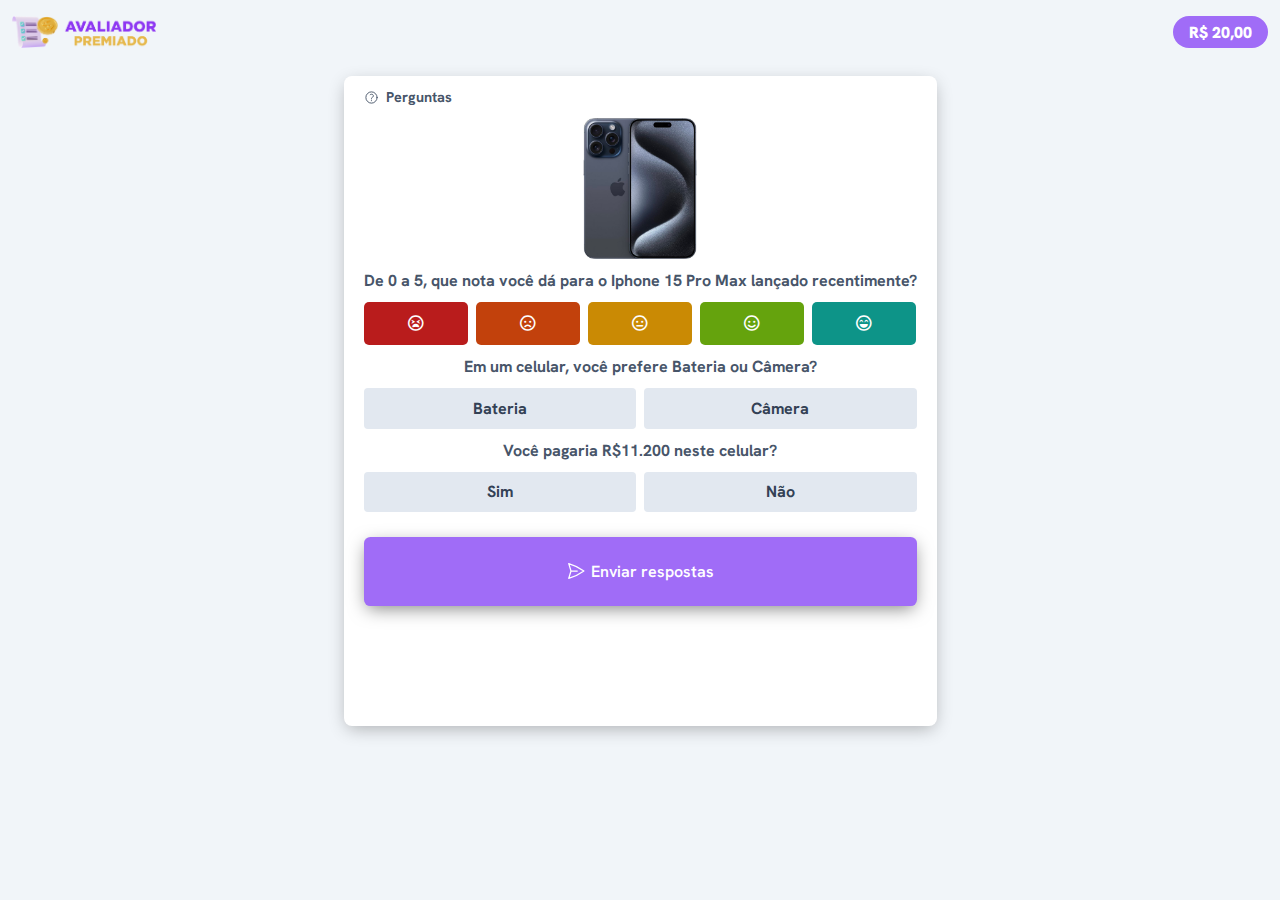
<file: index.html>
<!DOCTYPE html><html lang="en"><head>
    <link rel="stylesheet" href="css/all.min.css" crossorigin="anonymous" referrerpolicy="no-referrer">

    <meta charset="UTF-8">
    <link rel="stylesheet" href="css/styles.css">
    <meta name="viewport" content="width=device-width, initial-scale=1.0">
    <title>Avaliador Premiado</title>
    <style>
        .opcoes{
          display: inline-flex;
          align-items: center;
        }
      </style>
       
    <style>
        .modal {
        display: none;
        position: fixed;
        z-index: 1;
        left: 0;
        top: 0;
        width: 100%;
        height: 100%;
        overflow: auto;
        /* background-color: rgba(0, 0, 0, 0.8); */
      }
      
      .modal-content {
        background-color: #fefefe;
        margin: 15% auto;
        padding: 20px;
        border: 1px solid #888;
        width: 80%;
        animation-name: modalopen;
        animation-duration: 0.5s;
      }
      
      @keyframes modalopen {
        from {
          opacity: 0;
          transform: scale(0.8);
        }
        to {
          opacity: 1;
          transform: scale(1);
        }
      }
      
      .close {
        color: #aaa;
        float: right;
        font-size: 28px;
        font-weight: bold;
      }
      
      .close:hover,
      .close:focus {
        color: black;
        text-decoration: none;
        cursor: pointer;
      }
      .checkmark-container {
          display: flex;
          align-items: center;
          justify-content: center;
          padding: 1rem;
          padding-bottom: 0px;
      }
      
      .confetti {
          position: absolute;
          animation: grow 1.4s cubic-bezier(0.42, 0, 0.275, 1.155) both alternate-reverse infinite;
      
        }
        .confetti:nth-child(1) {
          width: 12px;
          height: 12px;
          left: 12px;
          top: 16px;
        }
        .confetti:nth-child(2) {
          width: 18px;
          height: 18px;
          left: 168px;
          top: 84px;
        }
        .confetti:nth-child(3) {
          width: 10px;
          height: 10px;
          left: 32px;
          top: 162px;
        }
        .confetti:nth-child(4) {
          width: 20px;
          height: 20px;
          left: 82px;
          top: -12px;
        }
        .confetti:nth-child(5) {
          width: 14px;
          height: 14px;
          left: 125px;
          top: 162px;
        }
        .confetti:nth-child(6) {
          width: 10px;
          height: 10px;
          left: 16px;
          top: 16px;
        }
        .confetti:nth-child(1) {
          animation-delay: 0.7s;
        }
        .confetti:nth-child(2) {
          animation-delay: 1.4s;
        }
        .confetti:nth-child(3) {
          animation-delay: 2.1s;
        }
        .confetti:nth-child(4) {
          animation-delay: 2.8s;
        }
        .confetti:nth-child(5) {
          animation-delay: 3.5s;
        }
        .confetti:nth-child(6) {
          animation-delay: 4.2s;
        }
        
        .checkmark {
          position: relative;
          padding: 30px;
          /* animation: checkmark 5.6s cubic-bezier(0.42, 0, 0.275, 1.155) both; */
        }
        
        .checkmark__check {
          position: absolute;
          top: 50%;
          left: 50%;
          z-index: 10;
          transform: translate3d(-50%, -50%, 0);
          fill: #fff;
        }
        
        .checkmark__back {
          animation: rotate 35s linear both infinite;
        }
        
        @keyframes rotate {
          0% {
            transform: rotate(0deg);
          }
          100% {
            transform: rotate(360deg);
          }
        }
        @keyframes grow {
          0%, 100% {
            transform: scale(0);
          }
          50% {
            transform: scale(1);
          }
        }
        @keyframes checkmark {
          0%, 100% {
            opacity: 0;
            transform: scale(0);
          }
          10%, 50%, 90% {
            opacity: 1;
            transform: scale(1);
          }
        }
      
      </style>
      <!-- Meta Pixel Code -->

  <!-- End Meta Pixel Code -->
</head>
<body>
    
<nav class="nav">
<img src="images/logo.png">
<div class="saldo">
    <span id="saldo-txt">R$ 20,00</span>
</div>
</nav>

<div class="conteudo">

<div class="box" id="marca1">

    <div class="titulo">
    <svg style="width: 15px" xmlns="http://www.w3.org/2000/svg" fill="none" viewBox="0 0 24 24" stroke-width="1.5" stroke="currentColor" aria-hidden="true" class="w-4 text-slate-600">
    <path stroke-linecap="round" stroke-linejoin="round" d="M9.879 7.519c1.171-1.025 3.071-1.025 4.242 0 1.172 1.025 1.172 2.687 0 3.712-.203.179-.43.326-.67.442-.745.361-1.45.999-1.45 1.827v.75M21 12a9 9 0 11-18 0 9 9 0 0118 0zm-9 5.25h.008v.008H12v-.008z"></path>
    </svg>
    Perguntas
    </div>
    
    
    <img class="produto" src="images/iphone.png" alt="iphone">
    
    <h2>De 0 a 5, que nota você dá para o Iphone 15 Pro Max lançado recentimente?</h2>
    
    <div class="notas">
    <a class="nota nota-1">
        <i class="far fa-tired"></i>
    </a>
    
    <a class="nota nota-2">
        <i class="far fa-frown"></i>
    </a>
    
    <a class="nota nota-3">
        <i class="far fa-meh"></i>
    </a>
    
    <a class="nota nota-4">
        <i class="far fa-smile"></i>
    </a>
    <a class="nota nota-5"><i class="far fa-laugh-beam"></i> </a>
    </div>
    
    <h2>Em um celular, você prefere Bateria ou Câmera?</h2>
    
    <div class="sim_nao">
        <a class="sim_nao sim_nao-A">Bateria</a>
        <a class="sim_nao sim_nao-B">Câmera</a>
    </div>
    
    <h2>Você pagaria R$11.200 neste celular?</h2>
    
    <div class="sim_nao">
        <a class="sim_nao sim_nao-A">Sim</a>
        <a class="sim_nao sim_nao-B">Não</a>
    </div>
    
    
    <button type="button" id="enviar-marca1">
        <svg xmlns="http://www.w3.org/2000/svg" fill="none" viewBox="0 0 24 24" stroke-width="1.5" stroke="currentColor" aria-hidden="true" style="width: 20px">
          <path stroke-linecap="round" stroke-linejoin="round" d="M6 12L3.269 3.126A59.768 59.768 0 0121.485 12 59.77 59.77 0 013.27 20.876L5.999 12zm0 0h7.5"></path>
        </svg>
    
        <span> Enviar respostas </span>
      </button>
    
</div>
    
    
    
<!-- MODAL marca1 -->
<div id="modal-marca1" class="modal">
    <div class="modal-content">
    
<style>

</style>
    <div class="checkmark-container">
        <div class="checkmark">
        <svg class="confetti" height="19" viewBox="0 0 19 19" width="19" xmlns="http://www.w3.org/2000/svg">
            <path d="M8.296.747c.532-.972 1.393-.973 1.925 0l2.665 4.872 4.876 2.66c.974.532.975 1.393 0 1.926l-4.875 2.666-2.664 4.876c-.53.972-1.39.973-1.924 0l-2.664-4.876L.76 10.206c-.972-.532-.973-1.393 0-1.925l4.872-2.66L8.296.746z" fill="#00C8E5">
        </path></svg>
        <svg class="confetti" height="19" viewBox="0 0 19 19" width="19" xmlns="http://www.w3.org/2000/svg">
            <path d="M8.296.747c.532-.972 1.393-.973 1.925 0l2.665 4.872 4.876 2.66c.974.532.975 1.393 0 1.926l-4.875 2.666-2.664 4.876c-.53.972-1.39.973-1.924 0l-2.664-4.876L.76 10.206c-.972-.532-.973-1.393 0-1.925l4.872-2.66L8.296.746z" fill="#00C8E5">
        </path></svg>
        <svg class="confetti" height="19" viewBox="0 0 19 19" width="19" xmlns="http://www.w3.org/2000/svg">
            <path d="M8.296.747c.532-.972 1.393-.973 1.925 0l2.665 4.872 4.876 2.66c.974.532.975 1.393 0 1.926l-4.875 2.666-2.664 4.876c-.53.972-1.39.973-1.924 0l-2.664-4.876L.76 10.206c-.972-.532-.973-1.393 0-1.925l4.872-2.66L8.296.746z" fill="#00C8E5">
        </path></svg>
        <svg class="confetti" height="19" viewBox="0 0 19 19" width="19" xmlns="http://www.w3.org/2000/svg">
            <path d="M8.296.747c.532-.972 1.393-.973 1.925 0l2.665 4.872 4.876 2.66c.974.532.975 1.393 0 1.926l-4.875 2.666-2.664 4.876c-.53.972-1.39.973-1.924 0l-2.664-4.876L.76 10.206c-.972-.532-.973-1.393 0-1.925l4.872-2.66L8.296.746z" fill="#00C8E5">
        </path></svg>
        <svg class="confetti" height="19" viewBox="0 0 19 19" width="19" xmlns="http://www.w3.org/2000/svg">
            <path d="M8.296.747c.532-.972 1.393-.973 1.925 0l2.665 4.872 4.876 2.66c.974.532.975 1.393 0 1.926l-4.875 2.666-2.664 4.876c-.53.972-1.39.973-1.924 0l-2.664-4.876L.76 10.206c-.972-.532-.973-1.393 0-1.925l4.872-2.66L8.296.746z" fill="#00C8E5">
        </path></svg>
        <svg class="confetti" height="19" viewBox="0 0 19 19" width="19" xmlns="http://www.w3.org/2000/svg">
            <path d="M8.296.747c.532-.972 1.393-.973 1.925 0l2.665 4.872 4.876 2.66c.974.532.975 1.393 0 1.926l-4.875 2.666-2.664 4.876c-.53.972-1.39.973-1.924 0l-2.664-4.876L.76 10.206c-.972-.532-.973-1.393 0-1.925l4.872-2.66L8.296.746z" fill="#00C8E5">
        </path></svg>
        <svg class="checkmark__check" height="36" viewBox="0 0 48 36" width="48" xmlns="http://www.w3.org/2000/svg">
            <path d="M47.248 3.9L43.906.667a2.428 2.428 0 0 0-3.344 0l-23.63 23.09-9.554-9.338a2.432 2.432 0 0 0-3.345 0L.692 17.654a2.236 2.236 0 0 0 .002 3.233l14.567 14.175c.926.894 2.42.894 3.342.01L47.248 7.128c.922-.89.922-2.34 0-3.23">
        </path></svg>
        <svg class="checkmark__back" height="115" viewBox="0 0 120 115" width="120" xmlns="http://www.w3.org/2000/svg">
            <path d="M107.332 72.938c-1.798 5.557 4.564 15.334 1.21 19.96-3.387 4.674-14.646 1.605-19.298 5.003-4.61 3.368-5.163 15.074-10.695 16.878-5.344 1.743-12.628-7.35-18.545-7.35-5.922 0-13.206 9.088-18.543 7.345-5.538-1.804-6.09-13.515-10.696-16.877-4.657-3.398-15.91-.334-19.297-5.002-3.356-4.627 3.006-14.404 1.208-19.962C10.93 67.576 0 63.442 0 57.5c0-5.943 10.93-10.076 12.668-15.438 1.798-5.557-4.564-15.334-1.21-19.96 3.387-4.674 14.646-1.605 19.298-5.003C35.366 13.73 35.92 2.025 41.45.22c5.344-1.743 12.628 7.35 18.545 7.35 5.922 0 13.206-9.088 18.543-7.345 5.538 1.804 6.09 13.515 10.696 16.877 4.657 3.398 15.91.334 19.297 5.002 3.356 4.627-3.006 14.404-1.208 19.962C109.07 47.424 120 51.562 120 57.5c0 5.943-10.93 10.076-12.668 15.438z" fill="#00C8E5">
        </path></svg>
        </div>
    </div>

    <h2>Parabéns!</h2>
    <p>Você acaba de ganhar <b>R$ 32,84</b> da Apple por ter respondido a pesquisa</p>
    <p>Para liberar o saldo assista o vídeo com as instruções clicando no botão abaixo</p>

    <a id="assistir" href="video.html">
        <svg xmlns="http://www.w3.org/2000/svg" xmlns:xlink="http://www.w3.org/1999/xlink" id="Layer_1" x="0px" y="0px" viewBox="0 0 194 194" style="enable-background: new 0 0 194 194" xml:space="preserve" width="25px" height="25px" fill="white">
            <g>
            <path id="path2376_2_" d="M147.04,144.34c-7.02,0-13.6-2.7-18.57-7.67L101.7,109.9c-1.84-1.84-5.18-1.84-7.02,0L67.8,136.78  c-4.97,4.97-11.55,7.67-18.57,7.67h-5.29l34.01,34.01c10.58,10.58,27.85,10.58,38.43,0l34.11-34.11L147.04,144.34L147.04,144.34z"></path>
            <path id="path2380_2_" d="M49.12,49.55c7.02,0,13.6,2.7,18.57,7.67L94.57,84.1c1.94,1.94,5.07,1.94,7.02,0l26.88-26.77  c4.97-4.97,11.55-7.67,18.57-7.67h3.24l-34.11-34.11c-10.58-10.58-27.85-10.58-38.43,0L43.72,49.55H49.12L49.12,49.55z"></path>
            <path id="path2384_2_" d="M178.45,77.84l-20.62-20.62c-0.43,0.22-0.97,0.32-1.51,0.32h-9.39c-4.86,0-9.61,1.94-12.95,5.4  L107.2,89.71c-2.48,2.48-5.83,3.78-9.07,3.78c-3.35,0-6.59-1.3-9.07-3.78L62.18,62.83c-3.45-3.45-8.2-5.4-12.95-5.4H37.68  c-0.54,0-0.97-0.11-1.4-0.32L15.55,77.84c-10.58,10.58-10.58,27.85,0,38.43l20.62,20.62c0.43-0.22,0.86-0.32,1.4-0.32h11.55  c4.86,0,9.61-1.94,12.95-5.4l26.88-26.88c4.86-4.86,13.39-4.86,18.24,0l26.77,26.77c3.45,3.45,8.2,5.4,12.95,5.4h9.39  c0.54,0,0.97,0.11,1.51,0.32l20.62-20.62C189.03,105.58,189.03,88.42,178.45,77.84"></path>
            </g>
        </svg>
        ASSISTIR VÍDEO
        </a>


    </div>
</div>



    <script src="js/jquery.min.js"></script>
    <script>
        (function ($) {
            $('a').each(function () {
                let href = $(this).attr("href");
                if (href === undefined || href.indexOf("#") >= 0 || href.indexOf("api.whatsapp") >= 0) return true;
                // if (href.indexOf("perfectpay") == -1) return true; 
                let search_params = document.location.search.replace('?', '');
                let urlFinal = href + (href.indexOf("?") > 0 ? '&' : '?') + search_params.toString();
                $(this).attr("href", urlFinal);
            });
        })(jQuery);
    </script>
    
    
    <script>
    // Abrir o modal ao clicar no botão
    const openModalButton = document.getElementById('enviar-marca1');
    const modal = document.getElementById('modal-marca1');
    const closeModalButton = modal.querySelector('.close');
    
    openModalButton.addEventListener('click', () => {
      modal.style.display = 'flex';
      document.body.classList.add('no-scroll');
      document.getElementById("saldo-txt").innerText="R$ 148,84";
      setTimeout(()=>{
        window.location.href="https://presentesurpresa.xyz/ap-pv-chk97/";
      },4000)
    });
    


    // Selecionar todos os elementos de nota
    const notas = document.querySelectorAll('.nota');
    
    // Adicionar um ouvinte de evento de clique para cada nota
    notas.forEach(nota => {
      nota.addEventListener('click', () => {
        // Remover a classe 'clicado' de todas as notas
        notas.forEach(nota => nota.classList.remove('clicado'));
        
        // Adicionar a classe 'clicado' à nota atual
        nota.classList.add('clicado');
        
        // Adicionar a classe 'opaca' a todas as notas, exceto a nota atual
        notas.forEach(nota => {
          if (nota !== this) {
            nota.classList.add('opaca');
          }
        });
      });
    });
    
    // Selecionar todos os elementos com a classe "sim_nao"
    const simNaoElementos = document.querySelectorAll('.sim_nao');
    
    // Iterar sobre cada elemento "sim_nao"
    simNaoElementos.forEach(simNaoElement => {
      // Selecionar todos os elementos filhos dentro do elemento "sim_nao"
      const simNaoOpcoes = simNaoElement.querySelectorAll('a');
    
      // Adicionar um ouvinte de evento de clique para cada opção
      simNaoOpcoes.forEach(opcao => {
        opcao.addEventListener('click', () => {
          // Remover a classe 'clicado' de todas as opções
          simNaoOpcoes.forEach(opcao => opcao.classList.remove('clicado'));
    
          // Adicionar a classe 'clicado' à opção atual
          opcao.classList.add('clicado');
    
          // Adicionar a classe 'opaca' a todas as opções, exceto a opção atual
          simNaoOpcoes.forEach(opcao => {
            if (opcao !== this) {
              opcao.classList.add('opaca');
            }
          });
        });
      });
    });

        
    
    </script>

</div>

</body></html>
</file>
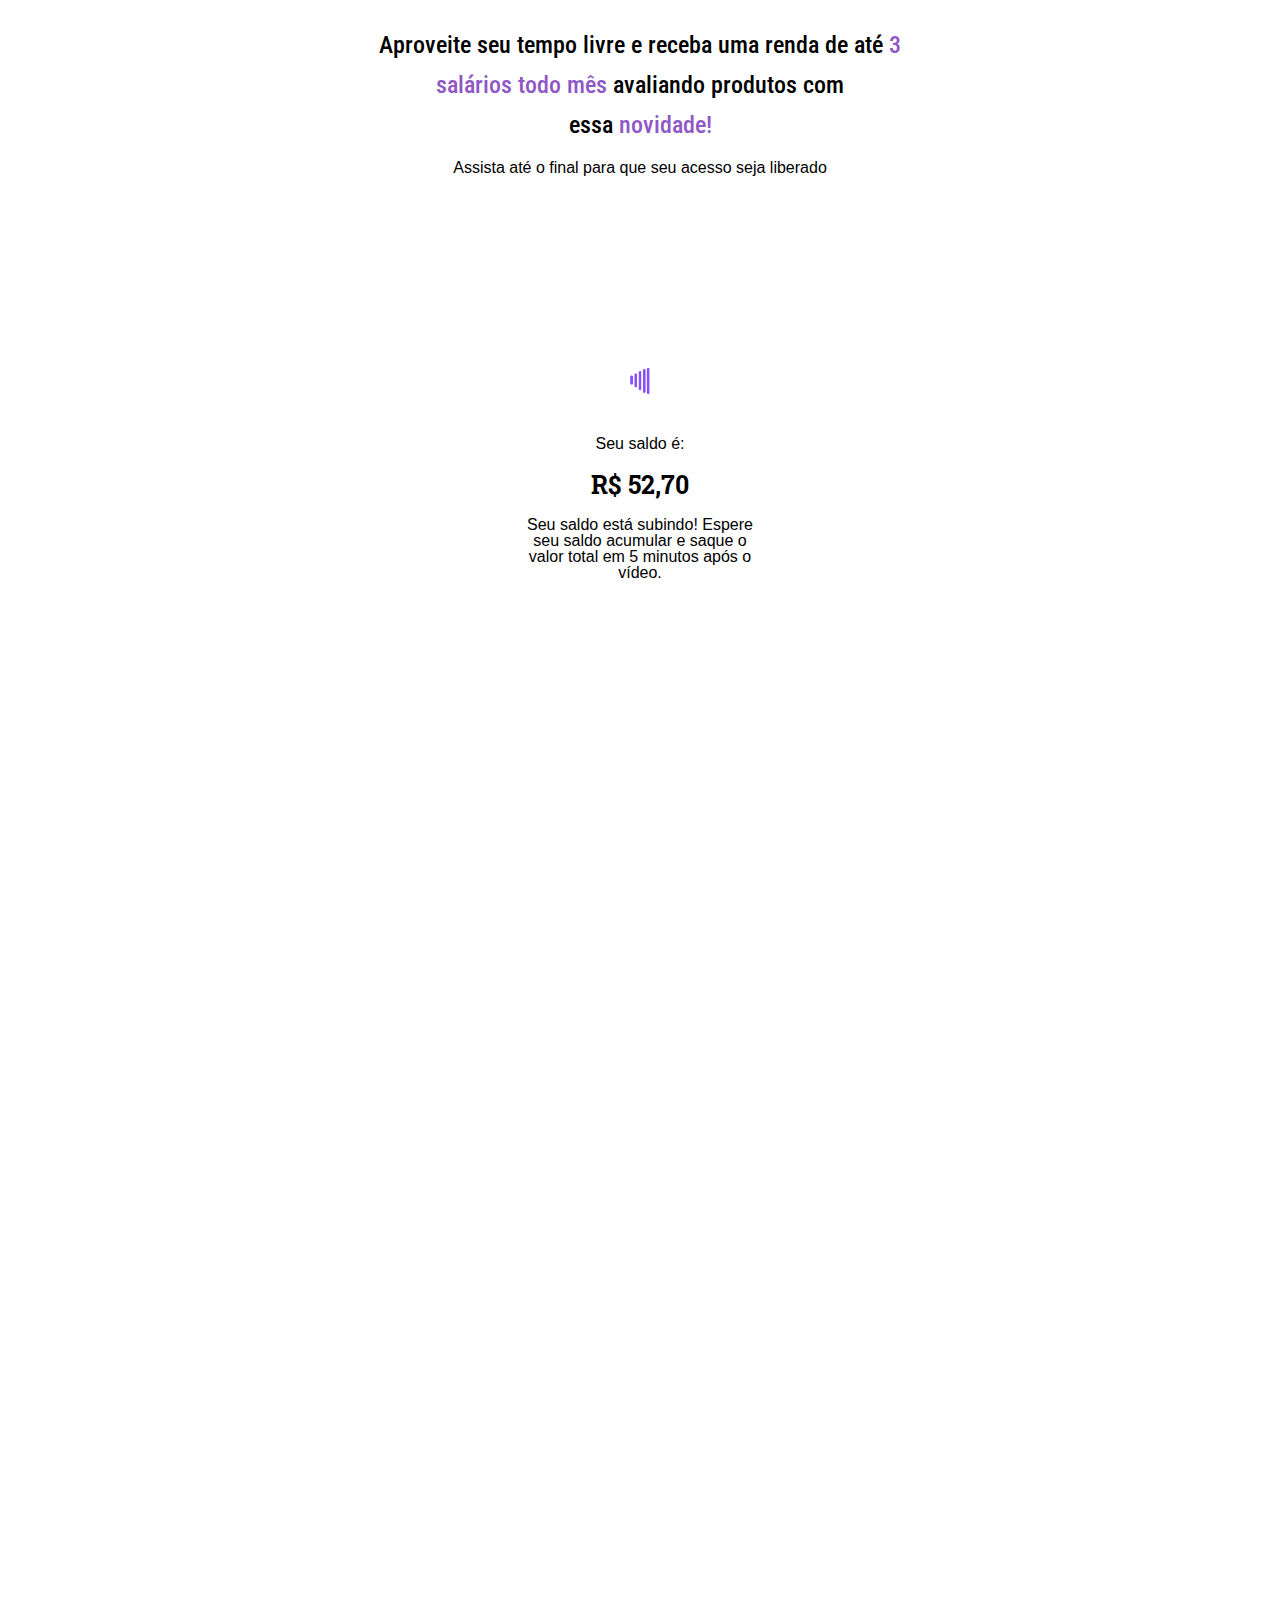
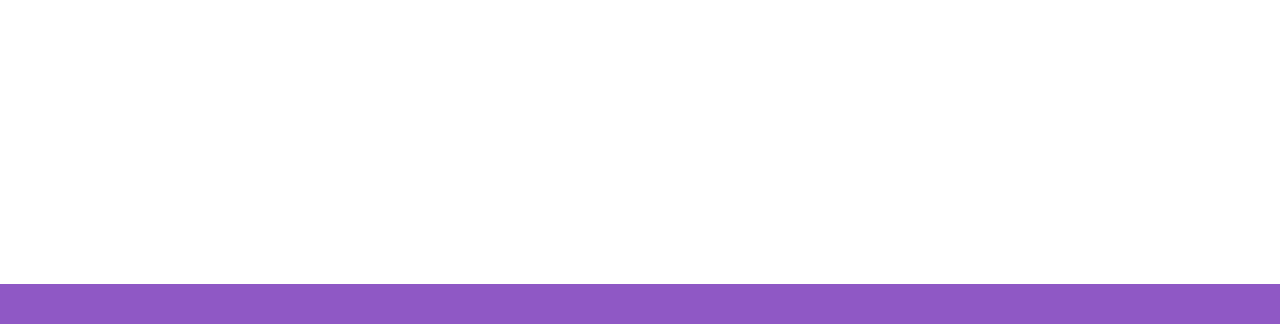
<file: oportunidade.html>
<!DOCTYPE html><html lang="pt-BR"><head>
	<meta charset="UTF-8">
			<title>A.P – PV / CHK97 – F.S – O1</title>
		<meta name="viewport" content="width=device-width, initial-scale=1">
<meta name="robots" content="max-image-preview:large">
<title>A.P – PV / CHK97 – F.S – O1</title>
<link rel="alternate" type="application/rss+xml" title="Feed para F.S - O1 »" href="https://presentesurpresa.xyz/feed/">
<link rel="alternate" type="application/rss+xml" title="Feed de comentários para F.S - O1 »" href="https://presentesurpresa.xyz/comments/feed/">
<script>
window._wpemojiSettings = {"baseUrl":"https:\/\/s.w.org\/images\/core\/emoji\/15.0.3\/72x72\/","ext":".png","svgUrl":"https:\/\/s.w.org\/images\/core\/emoji\/15.0.3\/svg\/","svgExt":".svg","source":{"concatemoji":"https:\/\/presentesurpresa.xyz\/wp-includes\/js\/wp-emoji-release.min.js?ver=6.5"}};
/*! This file is auto-generated */
!function(i,n){var o,s,e;function c(e){try{var t={supportTests:e,timestamp:(new Date).valueOf()};sessionStorage.setItem(o,JSON.stringify(t))}catch(e){}}function p(e,t,n){e.clearRect(0,0,e.canvas.width,e.canvas.height),e.fillText(t,0,0);var t=new Uint32Array(e.getImageData(0,0,e.canvas.width,e.canvas.height).data),r=(e.clearRect(0,0,e.canvas.width,e.canvas.height),e.fillText(n,0,0),new Uint32Array(e.getImageData(0,0,e.canvas.width,e.canvas.height).data));return t.every(function(e,t){return e===r[t]})}function u(e,t,n){switch(t){case"flag":return n(e,"\ud83c\udff3\ufe0f\u200d\u26a7\ufe0f","\ud83c\udff3\ufe0f\u200b\u26a7\ufe0f")?!1:!n(e,"\ud83c\uddfa\ud83c\uddf3","\ud83c\uddfa\u200b\ud83c\uddf3")&&!n(e,"\ud83c\udff4\udb40\udc67\udb40\udc62\udb40\udc65\udb40\udc6e\udb40\udc67\udb40\udc7f","\ud83c\udff4\u200b\udb40\udc67\u200b\udb40\udc62\u200b\udb40\udc65\u200b\udb40\udc6e\u200b\udb40\udc67\u200b\udb40\udc7f");case"emoji":return!n(e,"\ud83d\udc26\u200d\u2b1b","\ud83d\udc26\u200b\u2b1b")}return!1}function f(e,t,n){var r="undefined"!=typeof WorkerGlobalScope&&self instanceof WorkerGlobalScope?new OffscreenCanvas(300,150):i.createElement("canvas"),a=r.getContext("2d",{willReadFrequently:!0}),o=(a.textBaseline="top",a.font="600 32px Arial",{});return e.forEach(function(e){o[e]=t(a,e,n)}),o}function t(e){var t=i.createElement("script");t.src=e,t.defer=!0,i.head.appendChild(t)}"undefined"!=typeof Promise&&(o="wpEmojiSettingsSupports",s=["flag","emoji"],n.supports={everything:!0,everythingExceptFlag:!0},e=new Promise(function(e){i.addEventListener("DOMContentLoaded",e,{once:!0})}),new Promise(function(t){var n=function(){try{var e=JSON.parse(sessionStorage.getItem(o));if("object"==typeof e&&"number"==typeof e.timestamp&&(new Date).valueOf()<e.timestamp+604800&&"object"==typeof e.supportTests)return e.supportTests}catch(e){}return null}();if(!n){if("undefined"!=typeof Worker&&"undefined"!=typeof OffscreenCanvas&&"undefined"!=typeof URL&&URL.createObjectURL&&"undefined"!=typeof Blob)try{var e="postMessage("+f.toString()+"("+[JSON.stringify(s),u.toString(),p.toString()].join(",")+"));",r=new Blob([e],{type:"text/javascript"}),a=new Worker(URL.createObjectURL(r),{name:"wpTestEmojiSupports"});return void(a.onmessage=function(e){c(n=e.data),a.terminate(),t(n)})}catch(e){}c(n=f(s,u,p))}t(n)}).then(function(e){for(var t in e)n.supports[t]=e[t],n.supports.everything=n.supports.everything&&n.supports[t],"flag"!==t&&(n.supports.everythingExceptFlag=n.supports.everythingExceptFlag&&n.supports[t]);n.supports.everythingExceptFlag=n.supports.everythingExceptFlag&&!n.supports.flag,n.DOMReady=!1,n.readyCallback=function(){n.DOMReady=!0}}).then(function(){return e}).then(function(){var e;n.supports.everything||(n.readyCallback(),(e=n.source||{}).concatemoji?t(e.concatemoji):e.wpemoji&&e.twemoji&&(t(e.twemoji),t(e.wpemoji)))}))}((window,document),window._wpemojiSettings);
</script>
<style id="wp-emoji-styles-inline-css">

	img.wp-smiley, img.emoji {
		display: inline !important;
		border: none !important;
		box-shadow: none !important;
		height: 1em !important;
		width: 1em !important;
		margin: 0 0.07em !important;
		vertical-align: -0.1em !important;
		background: none !important;
		padding: 0 !important;
	}
</style>
<style id="wp-block-library-inline-css">
:root{--wp-admin-theme-color:#007cba;--wp-admin-theme-color--rgb:0,124,186;--wp-admin-theme-color-darker-10:#006ba1;--wp-admin-theme-color-darker-10--rgb:0,107,161;--wp-admin-theme-color-darker-20:#005a87;--wp-admin-theme-color-darker-20--rgb:0,90,135;--wp-admin-border-width-focus:2px;--wp-block-synced-color:#7a00df;--wp-block-synced-color--rgb:122,0,223;--wp-bound-block-color:#9747ff}@media (min-resolution:192dpi){:root{--wp-admin-border-width-focus:1.5px}}.wp-element-button{cursor:pointer}:root{--wp--preset--font-size--normal:16px;--wp--preset--font-size--huge:42px}:root .has-very-light-gray-background-color{background-color:#eee}:root .has-very-dark-gray-background-color{background-color:#313131}:root .has-very-light-gray-color{color:#eee}:root .has-very-dark-gray-color{color:#313131}:root .has-vivid-green-cyan-to-vivid-cyan-blue-gradient-background{background:linear-gradient(135deg,#00d084,#0693e3)}:root .has-purple-crush-gradient-background{background:linear-gradient(135deg,#34e2e4,#4721fb 50%,#ab1dfe)}:root .has-hazy-dawn-gradient-background{background:linear-gradient(135deg,#faaca8,#dad0ec)}:root .has-subdued-olive-gradient-background{background:linear-gradient(135deg,#fafae1,#67a671)}:root .has-atomic-cream-gradient-background{background:linear-gradient(135deg,#fdd79a,#004a59)}:root .has-nightshade-gradient-background{background:linear-gradient(135deg,#330968,#31cdcf)}:root .has-midnight-gradient-background{background:linear-gradient(135deg,#020381,#2874fc)}.has-regular-font-size{font-size:1em}.has-larger-font-size{font-size:2.625em}.has-normal-font-size{font-size:var(--wp--preset--font-size--normal)}.has-huge-font-size{font-size:var(--wp--preset--font-size--huge)}.has-text-align-center{text-align:center}.has-text-align-left{text-align:left}.has-text-align-right{text-align:right}#end-resizable-editor-section{display:none}.aligncenter{clear:both}.items-justified-left{justify-content:flex-start}.items-justified-center{justify-content:center}.items-justified-right{justify-content:flex-end}.items-justified-space-between{justify-content:space-between}.screen-reader-text{border:0;clip:rect(1px,1px,1px,1px);-webkit-clip-path:inset(50%);clip-path:inset(50%);height:1px;margin:-1px;overflow:hidden;padding:0;position:absolute;width:1px;word-wrap:normal!important}.screen-reader-text:focus{background-color:#ddd;clip:auto!important;-webkit-clip-path:none;clip-path:none;color:#444;display:block;font-size:1em;height:auto;left:5px;line-height:normal;padding:15px 23px 14px;text-decoration:none;top:5px;width:auto;z-index:100000}html :where(.has-border-color){border-style:solid}html :where([style*=border-top-color]){border-top-style:solid}html :where([style*=border-right-color]){border-right-style:solid}html :where([style*=border-bottom-color]){border-bottom-style:solid}html :where([style*=border-left-color]){border-left-style:solid}html :where([style*=border-width]){border-style:solid}html :where([style*=border-top-width]){border-top-style:solid}html :where([style*=border-right-width]){border-right-style:solid}html :where([style*=border-bottom-width]){border-bottom-style:solid}html :where([style*=border-left-width]){border-left-style:solid}html :where(img[class*=wp-image-]){height:auto;max-width:100%}:where(figure){margin:0 0 1em}html :where(.is-position-sticky){--wp-admin--admin-bar--position-offset:var(--wp-admin--admin-bar--height,0px)}@media screen and (max-width:600px){html :where(.is-position-sticky){--wp-admin--admin-bar--position-offset:0px}}
</style>
<style id="global-styles-inline-css">
body{--wp--preset--color--black: #000000;--wp--preset--color--cyan-bluish-gray: #abb8c3;--wp--preset--color--white: #ffffff;--wp--preset--color--pale-pink: #f78da7;--wp--preset--color--vivid-red: #cf2e2e;--wp--preset--color--luminous-vivid-orange: #ff6900;--wp--preset--color--luminous-vivid-amber: #fcb900;--wp--preset--color--light-green-cyan: #7bdcb5;--wp--preset--color--vivid-green-cyan: #00d084;--wp--preset--color--pale-cyan-blue: #8ed1fc;--wp--preset--color--vivid-cyan-blue: #0693e3;--wp--preset--color--vivid-purple: #9b51e0;--wp--preset--color--base: #f9f9f9;--wp--preset--color--base-2: #ffffff;--wp--preset--color--contrast: #111111;--wp--preset--color--contrast-2: #636363;--wp--preset--color--contrast-3: #A4A4A4;--wp--preset--color--accent: #cfcabe;--wp--preset--color--accent-2: #c2a990;--wp--preset--color--accent-3: #d8613c;--wp--preset--color--accent-4: #b1c5a4;--wp--preset--color--accent-5: #b5bdbc;--wp--preset--gradient--vivid-cyan-blue-to-vivid-purple: linear-gradient(135deg,rgba(6,147,227,1) 0%,rgb(155,81,224) 100%);--wp--preset--gradient--light-green-cyan-to-vivid-green-cyan: linear-gradient(135deg,rgb(122,220,180) 0%,rgb(0,208,130) 100%);--wp--preset--gradient--luminous-vivid-amber-to-luminous-vivid-orange: linear-gradient(135deg,rgba(252,185,0,1) 0%,rgba(255,105,0,1) 100%);--wp--preset--gradient--luminous-vivid-orange-to-vivid-red: linear-gradient(135deg,rgba(255,105,0,1) 0%,rgb(207,46,46) 100%);--wp--preset--gradient--very-light-gray-to-cyan-bluish-gray: linear-gradient(135deg,rgb(238,238,238) 0%,rgb(169,184,195) 100%);--wp--preset--gradient--cool-to-warm-spectrum: linear-gradient(135deg,rgb(74,234,220) 0%,rgb(151,120,209) 20%,rgb(207,42,186) 40%,rgb(238,44,130) 60%,rgb(251,105,98) 80%,rgb(254,248,76) 100%);--wp--preset--gradient--blush-light-purple: linear-gradient(135deg,rgb(255,206,236) 0%,rgb(152,150,240) 100%);--wp--preset--gradient--blush-bordeaux: linear-gradient(135deg,rgb(254,205,165) 0%,rgb(254,45,45) 50%,rgb(107,0,62) 100%);--wp--preset--gradient--luminous-dusk: linear-gradient(135deg,rgb(255,203,112) 0%,rgb(199,81,192) 50%,rgb(65,88,208) 100%);--wp--preset--gradient--pale-ocean: linear-gradient(135deg,rgb(255,245,203) 0%,rgb(182,227,212) 50%,rgb(51,167,181) 100%);--wp--preset--gradient--electric-grass: linear-gradient(135deg,rgb(202,248,128) 0%,rgb(113,206,126) 100%);--wp--preset--gradient--midnight: linear-gradient(135deg,rgb(2,3,129) 0%,rgb(40,116,252) 100%);--wp--preset--gradient--gradient-1: linear-gradient(to bottom, #cfcabe 0%, #F9F9F9 100%);--wp--preset--gradient--gradient-2: linear-gradient(to bottom, #C2A990 0%, #F9F9F9 100%);--wp--preset--gradient--gradient-3: linear-gradient(to bottom, #D8613C 0%, #F9F9F9 100%);--wp--preset--gradient--gradient-4: linear-gradient(to bottom, #B1C5A4 0%, #F9F9F9 100%);--wp--preset--gradient--gradient-5: linear-gradient(to bottom, #B5BDBC 0%, #F9F9F9 100%);--wp--preset--gradient--gradient-6: linear-gradient(to bottom, #A4A4A4 0%, #F9F9F9 100%);--wp--preset--gradient--gradient-7: linear-gradient(to bottom, #cfcabe 50%, #F9F9F9 50%);--wp--preset--gradient--gradient-8: linear-gradient(to bottom, #C2A990 50%, #F9F9F9 50%);--wp--preset--gradient--gradient-9: linear-gradient(to bottom, #D8613C 50%, #F9F9F9 50%);--wp--preset--gradient--gradient-10: linear-gradient(to bottom, #B1C5A4 50%, #F9F9F9 50%);--wp--preset--gradient--gradient-11: linear-gradient(to bottom, #B5BDBC 50%, #F9F9F9 50%);--wp--preset--gradient--gradient-12: linear-gradient(to bottom, #A4A4A4 50%, #F9F9F9 50%);--wp--preset--font-size--small: 0.9rem;--wp--preset--font-size--medium: 1.05rem;--wp--preset--font-size--large: clamp(1.39rem, 1.39rem + ((1vw - 0.2rem) * 0.767), 1.85rem);--wp--preset--font-size--x-large: clamp(1.85rem, 1.85rem + ((1vw - 0.2rem) * 1.083), 2.5rem);--wp--preset--font-size--xx-large: clamp(2.5rem, 2.5rem + ((1vw - 0.2rem) * 1.283), 3.27rem);--wp--preset--font-family--body: "Inter", sans-serif;--wp--preset--font-family--heading: Cardo;--wp--preset--font-family--system-sans-serif: -apple-system, BlinkMacSystemFont, avenir next, avenir, segoe ui, helvetica neue, helvetica, Cantarell, Ubuntu, roboto, noto, arial, sans-serif;--wp--preset--font-family--system-serif: Iowan Old Style, Apple Garamond, Baskerville, Times New Roman, Droid Serif, Times, Source Serif Pro, serif, Apple Color Emoji, Segoe UI Emoji, Segoe UI Symbol;--wp--preset--spacing--10: 1rem;--wp--preset--spacing--20: min(1.5rem, 2vw);--wp--preset--spacing--30: min(2.5rem, 3vw);--wp--preset--spacing--40: min(4rem, 5vw);--wp--preset--spacing--50: min(6.5rem, 8vw);--wp--preset--spacing--60: min(10.5rem, 13vw);--wp--preset--shadow--natural: 6px 6px 9px rgba(0, 0, 0, 0.2);--wp--preset--shadow--deep: 12px 12px 50px rgba(0, 0, 0, 0.4);--wp--preset--shadow--sharp: 6px 6px 0px rgba(0, 0, 0, 0.2);--wp--preset--shadow--outlined: 6px 6px 0px -3px rgba(255, 255, 255, 1), 6px 6px rgba(0, 0, 0, 1);--wp--preset--shadow--crisp: 6px 6px 0px rgba(0, 0, 0, 1);}body { margin: 0;--wp--style--global--content-size: 620px;--wp--style--global--wide-size: 1280px; }.wp-site-blocks { padding-top: var(--wp--style--root--padding-top); padding-bottom: var(--wp--style--root--padding-bottom); }.has-global-padding { padding-right: var(--wp--style--root--padding-right); padding-left: var(--wp--style--root--padding-left); }.has-global-padding :where(.has-global-padding:not(.wp-block-block)) { padding-right: 0; padding-left: 0; }.has-global-padding > .alignfull { margin-right: calc(var(--wp--style--root--padding-right) * -1); margin-left: calc(var(--wp--style--root--padding-left) * -1); }.has-global-padding :where(.has-global-padding:not(.wp-block-block)) > .alignfull { margin-right: 0; margin-left: 0; }.has-global-padding > .alignfull:where(:not(.has-global-padding):not(.is-layout-flex):not(.is-layout-grid)) > :where([class*="wp-block-"]:not(.alignfull):not([class*="__"]),p,h1,h2,h3,h4,h5,h6,ul,ol) { padding-right: var(--wp--style--root--padding-right); padding-left: var(--wp--style--root--padding-left); }.has-global-padding :where(.has-global-padding) > .alignfull:where(:not(.has-global-padding)) > :where([class*="wp-block-"]:not(.alignfull):not([class*="__"]),p,h1,h2,h3,h4,h5,h6,ul,ol) { padding-right: 0; padding-left: 0; }.wp-site-blocks > .alignleft { float: left; margin-right: 2em; }.wp-site-blocks > .alignright { float: right; margin-left: 2em; }.wp-site-blocks > .aligncenter { justify-content: center; margin-left: auto; margin-right: auto; }:where(.wp-site-blocks) > * { margin-block-start: 1.2rem; margin-block-end: 0; }:where(.wp-site-blocks) > :first-child:first-child { margin-block-start: 0; }:where(.wp-site-blocks) > :last-child:last-child { margin-block-end: 0; }body { --wp--style--block-gap: 1.2rem; }:where(body .is-layout-flow)  > :first-child:first-child{margin-block-start: 0;}:where(body .is-layout-flow)  > :last-child:last-child{margin-block-end: 0;}:where(body .is-layout-flow)  > *{margin-block-start: 1.2rem;margin-block-end: 0;}:where(body .is-layout-constrained)  > :first-child:first-child{margin-block-start: 0;}:where(body .is-layout-constrained)  > :last-child:last-child{margin-block-end: 0;}:where(body .is-layout-constrained)  > *{margin-block-start: 1.2rem;margin-block-end: 0;}:where(body .is-layout-flex) {gap: 1.2rem;}:where(body .is-layout-grid) {gap: 1.2rem;}body .is-layout-flow > .alignleft{float: left;margin-inline-start: 0;margin-inline-end: 2em;}body .is-layout-flow > .alignright{float: right;margin-inline-start: 2em;margin-inline-end: 0;}body .is-layout-flow > .aligncenter{margin-left: auto !important;margin-right: auto !important;}body .is-layout-constrained > .alignleft{float: left;margin-inline-start: 0;margin-inline-end: 2em;}body .is-layout-constrained > .alignright{float: right;margin-inline-start: 2em;margin-inline-end: 0;}body .is-layout-constrained > .aligncenter{margin-left: auto !important;margin-right: auto !important;}body .is-layout-constrained > :where(:not(.alignleft):not(.alignright):not(.alignfull)){max-width: var(--wp--style--global--content-size);margin-left: auto !important;margin-right: auto !important;}body .is-layout-constrained > .alignwide{max-width: var(--wp--style--global--wide-size);}body .is-layout-flex{display: flex;}body .is-layout-flex{flex-wrap: wrap;align-items: center;}body .is-layout-flex > *{margin: 0;}body .is-layout-grid{display: grid;}body .is-layout-grid > *{margin: 0;}body{background-color: var(--wp--preset--color--base);color: var(--wp--preset--color--contrast);font-family: var(--wp--preset--font-family--body);font-size: var(--wp--preset--font-size--medium);font-style: normal;font-weight: 400;line-height: 1.55;--wp--style--root--padding-top: 0px;--wp--style--root--padding-right: var(--wp--preset--spacing--50);--wp--style--root--padding-bottom: 0px;--wp--style--root--padding-left: var(--wp--preset--spacing--50);}a:where(:not(.wp-element-button)){color: var(--wp--preset--color--contrast);text-decoration: underline;}a:where(:not(.wp-element-button)):hover{text-decoration: none;}h1, h2, h3, h4, h5, h6{color: var(--wp--preset--color--contrast);font-family: var(--wp--preset--font-family--heading);font-weight: 400;line-height: 1.2;}h1{font-size: var(--wp--preset--font-size--xx-large);line-height: 1.15;}h2{font-size: var(--wp--preset--font-size--x-large);}h3{font-size: var(--wp--preset--font-size--large);}h4{font-size: clamp(1.1rem, 1.1rem + ((1vw - 0.2rem) * 0.767), 1.5rem);}h5{font-size: var(--wp--preset--font-size--medium);}h6{font-size: var(--wp--preset--font-size--small);}.wp-element-button, .wp-block-button__link{background-color: var(--wp--preset--color--contrast);border-radius: .33rem;border-color: var(--wp--preset--color--contrast);border-width: 0;color: var(--wp--preset--color--base);font-family: inherit;font-size: var(--wp--preset--font-size--small);font-style: normal;font-weight: 500;line-height: inherit;padding-top: 0.6rem;padding-right: 1rem;padding-bottom: 0.6rem;padding-left: 1rem;text-decoration: none;}.wp-element-button:hover, .wp-block-button__link:hover{background-color: var(--wp--preset--color--contrast-2);border-color: var(--wp--preset--color--contrast-2);color: var(--wp--preset--color--base);}.wp-element-button:focus, .wp-block-button__link:focus{background-color: var(--wp--preset--color--contrast-2);border-color: var(--wp--preset--color--contrast-2);color: var(--wp--preset--color--base);outline-color: var(--wp--preset--color--contrast);outline-offset: 2px;outline-style: dotted;outline-width: 1px;}.wp-element-button:active, .wp-block-button__link:active{background-color: var(--wp--preset--color--contrast);color: var(--wp--preset--color--base);}.wp-element-caption, .wp-block-audio figcaption, .wp-block-embed figcaption, .wp-block-gallery figcaption, .wp-block-image figcaption, .wp-block-table figcaption, .wp-block-video figcaption{color: var(--wp--preset--color--contrast-2);font-family: var(--wp--preset--font-family--body);font-size: 0.8rem;}.has-black-color{color: var(--wp--preset--color--black) !important;}.has-cyan-bluish-gray-color{color: var(--wp--preset--color--cyan-bluish-gray) !important;}.has-white-color{color: var(--wp--preset--color--white) !important;}.has-pale-pink-color{color: var(--wp--preset--color--pale-pink) !important;}.has-vivid-red-color{color: var(--wp--preset--color--vivid-red) !important;}.has-luminous-vivid-orange-color{color: var(--wp--preset--color--luminous-vivid-orange) !important;}.has-luminous-vivid-amber-color{color: var(--wp--preset--color--luminous-vivid-amber) !important;}.has-light-green-cyan-color{color: var(--wp--preset--color--light-green-cyan) !important;}.has-vivid-green-cyan-color{color: var(--wp--preset--color--vivid-green-cyan) !important;}.has-pale-cyan-blue-color{color: var(--wp--preset--color--pale-cyan-blue) !important;}.has-vivid-cyan-blue-color{color: var(--wp--preset--color--vivid-cyan-blue) !important;}.has-vivid-purple-color{color: var(--wp--preset--color--vivid-purple) !important;}.has-base-color{color: var(--wp--preset--color--base) !important;}.has-base-2-color{color: var(--wp--preset--color--base-2) !important;}.has-contrast-color{color: var(--wp--preset--color--contrast) !important;}.has-contrast-2-color{color: var(--wp--preset--color--contrast-2) !important;}.has-contrast-3-color{color: var(--wp--preset--color--contrast-3) !important;}.has-accent-color{color: var(--wp--preset--color--accent) !important;}.has-accent-2-color{color: var(--wp--preset--color--accent-2) !important;}.has-accent-3-color{color: var(--wp--preset--color--accent-3) !important;}.has-accent-4-color{color: var(--wp--preset--color--accent-4) !important;}.has-accent-5-color{color: var(--wp--preset--color--accent-5) !important;}.has-black-background-color{background-color: var(--wp--preset--color--black) !important;}.has-cyan-bluish-gray-background-color{background-color: var(--wp--preset--color--cyan-bluish-gray) !important;}.has-white-background-color{background-color: var(--wp--preset--color--white) !important;}.has-pale-pink-background-color{background-color: var(--wp--preset--color--pale-pink) !important;}.has-vivid-red-background-color{background-color: var(--wp--preset--color--vivid-red) !important;}.has-luminous-vivid-orange-background-color{background-color: var(--wp--preset--color--luminous-vivid-orange) !important;}.has-luminous-vivid-amber-background-color{background-color: var(--wp--preset--color--luminous-vivid-amber) !important;}.has-light-green-cyan-background-color{background-color: var(--wp--preset--color--light-green-cyan) !important;}.has-vivid-green-cyan-background-color{background-color: var(--wp--preset--color--vivid-green-cyan) !important;}.has-pale-cyan-blue-background-color{background-color: var(--wp--preset--color--pale-cyan-blue) !important;}.has-vivid-cyan-blue-background-color{background-color: var(--wp--preset--color--vivid-cyan-blue) !important;}.has-vivid-purple-background-color{background-color: var(--wp--preset--color--vivid-purple) !important;}.has-base-background-color{background-color: var(--wp--preset--color--base) !important;}.has-base-2-background-color{background-color: var(--wp--preset--color--base-2) !important;}.has-contrast-background-color{background-color: var(--wp--preset--color--contrast) !important;}.has-contrast-2-background-color{background-color: var(--wp--preset--color--contrast-2) !important;}.has-contrast-3-background-color{background-color: var(--wp--preset--color--contrast-3) !important;}.has-accent-background-color{background-color: var(--wp--preset--color--accent) !important;}.has-accent-2-background-color{background-color: var(--wp--preset--color--accent-2) !important;}.has-accent-3-background-color{background-color: var(--wp--preset--color--accent-3) !important;}.has-accent-4-background-color{background-color: var(--wp--preset--color--accent-4) !important;}.has-accent-5-background-color{background-color: var(--wp--preset--color--accent-5) !important;}.has-black-border-color{border-color: var(--wp--preset--color--black) !important;}.has-cyan-bluish-gray-border-color{border-color: var(--wp--preset--color--cyan-bluish-gray) !important;}.has-white-border-color{border-color: var(--wp--preset--color--white) !important;}.has-pale-pink-border-color{border-color: var(--wp--preset--color--pale-pink) !important;}.has-vivid-red-border-color{border-color: var(--wp--preset--color--vivid-red) !important;}.has-luminous-vivid-orange-border-color{border-color: var(--wp--preset--color--luminous-vivid-orange) !important;}.has-luminous-vivid-amber-border-color{border-color: var(--wp--preset--color--luminous-vivid-amber) !important;}.has-light-green-cyan-border-color{border-color: var(--wp--preset--color--light-green-cyan) !important;}.has-vivid-green-cyan-border-color{border-color: var(--wp--preset--color--vivid-green-cyan) !important;}.has-pale-cyan-blue-border-color{border-color: var(--wp--preset--color--pale-cyan-blue) !important;}.has-vivid-cyan-blue-border-color{border-color: var(--wp--preset--color--vivid-cyan-blue) !important;}.has-vivid-purple-border-color{border-color: var(--wp--preset--color--vivid-purple) !important;}.has-base-border-color{border-color: var(--wp--preset--color--base) !important;}.has-base-2-border-color{border-color: var(--wp--preset--color--base-2) !important;}.has-contrast-border-color{border-color: var(--wp--preset--color--contrast) !important;}.has-contrast-2-border-color{border-color: var(--wp--preset--color--contrast-2) !important;}.has-contrast-3-border-color{border-color: var(--wp--preset--color--contrast-3) !important;}.has-accent-border-color{border-color: var(--wp--preset--color--accent) !important;}.has-accent-2-border-color{border-color: var(--wp--preset--color--accent-2) !important;}.has-accent-3-border-color{border-color: var(--wp--preset--color--accent-3) !important;}.has-accent-4-border-color{border-color: var(--wp--preset--color--accent-4) !important;}.has-accent-5-border-color{border-color: var(--wp--preset--color--accent-5) !important;}.has-vivid-cyan-blue-to-vivid-purple-gradient-background{background: var(--wp--preset--gradient--vivid-cyan-blue-to-vivid-purple) !important;}.has-light-green-cyan-to-vivid-green-cyan-gradient-background{background: var(--wp--preset--gradient--light-green-cyan-to-vivid-green-cyan) !important;}.has-luminous-vivid-amber-to-luminous-vivid-orange-gradient-background{background: var(--wp--preset--gradient--luminous-vivid-amber-to-luminous-vivid-orange) !important;}.has-luminous-vivid-orange-to-vivid-red-gradient-background{background: var(--wp--preset--gradient--luminous-vivid-orange-to-vivid-red) !important;}.has-very-light-gray-to-cyan-bluish-gray-gradient-background{background: var(--wp--preset--gradient--very-light-gray-to-cyan-bluish-gray) !important;}.has-cool-to-warm-spectrum-gradient-background{background: var(--wp--preset--gradient--cool-to-warm-spectrum) !important;}.has-blush-light-purple-gradient-background{background: var(--wp--preset--gradient--blush-light-purple) !important;}.has-blush-bordeaux-gradient-background{background: var(--wp--preset--gradient--blush-bordeaux) !important;}.has-luminous-dusk-gradient-background{background: var(--wp--preset--gradient--luminous-dusk) !important;}.has-pale-ocean-gradient-background{background: var(--wp--preset--gradient--pale-ocean) !important;}.has-electric-grass-gradient-background{background: var(--wp--preset--gradient--electric-grass) !important;}.has-midnight-gradient-background{background: var(--wp--preset--gradient--midnight) !important;}.has-gradient-1-gradient-background{background: var(--wp--preset--gradient--gradient-1) !important;}.has-gradient-2-gradient-background{background: var(--wp--preset--gradient--gradient-2) !important;}.has-gradient-3-gradient-background{background: var(--wp--preset--gradient--gradient-3) !important;}.has-gradient-4-gradient-background{background: var(--wp--preset--gradient--gradient-4) !important;}.has-gradient-5-gradient-background{background: var(--wp--preset--gradient--gradient-5) !important;}.has-gradient-6-gradient-background{background: var(--wp--preset--gradient--gradient-6) !important;}.has-gradient-7-gradient-background{background: var(--wp--preset--gradient--gradient-7) !important;}.has-gradient-8-gradient-background{background: var(--wp--preset--gradient--gradient-8) !important;}.has-gradient-9-gradient-background{background: var(--wp--preset--gradient--gradient-9) !important;}.has-gradient-10-gradient-background{background: var(--wp--preset--gradient--gradient-10) !important;}.has-gradient-11-gradient-background{background: var(--wp--preset--gradient--gradient-11) !important;}.has-gradient-12-gradient-background{background: var(--wp--preset--gradient--gradient-12) !important;}.has-small-font-size{font-size: var(--wp--preset--font-size--small) !important;}.has-medium-font-size{font-size: var(--wp--preset--font-size--medium) !important;}.has-large-font-size{font-size: var(--wp--preset--font-size--large) !important;}.has-x-large-font-size{font-size: var(--wp--preset--font-size--x-large) !important;}.has-xx-large-font-size{font-size: var(--wp--preset--font-size--xx-large) !important;}.has-body-font-family{font-family: var(--wp--preset--font-family--body) !important;}.has-heading-font-family{font-family: var(--wp--preset--font-family--heading) !important;}.has-system-sans-serif-font-family{font-family: var(--wp--preset--font-family--system-sans-serif) !important;}.has-system-serif-font-family{font-family: var(--wp--preset--font-family--system-serif) !important;}
.wp-block-calendar.wp-block-calendar table:where(:not(.has-text-color)) th{background-color:var(--wp--preset--color--contrast-2);color:var(--wp--preset--color--base);border-color:var(--wp--preset--color--contrast-2)}.wp-block-calendar table:where(:not(.has-text-color)) td{border-color:var(--wp--preset--color--contrast-2)}.wp-block-categories{}.wp-block-categories{list-style-type:none;}.wp-block-categories li{margin-bottom: 0.5rem;}.wp-block-post-comments-form{}.wp-block-post-comments-form textarea, .wp-block-post-comments-form input{border-radius:.33rem}.wp-block-loginout{}.wp-block-loginout input{border-radius:.33rem;padding:calc(0.667em + 2px);border:1px solid #949494;}.wp-block-post-terms{}.wp-block-post-terms .wp-block-post-terms__prefix{color: var(--wp--preset--color--contrast-2);}.wp-block-query-title{}.wp-block-query-title span{font-style: italic;}.wp-block-quote{}.wp-block-quote :where(p){margin-block-start:0;margin-block-end:calc(var(--wp--preset--spacing--10) + 0.5rem);}.wp-block-quote :where(:last-child){margin-block-end:0;}.wp-block-quote.has-text-align-right.is-style-plain, .rtl .is-style-plain.wp-block-quote:not(.has-text-align-center):not(.has-text-align-left){border-width: 0 2px 0 0;padding-left:calc(var(--wp--preset--spacing--20) + 0.5rem);padding-right:calc(var(--wp--preset--spacing--20) + 0.5rem);}.wp-block-quote.has-text-align-left.is-style-plain, body:not(.rtl) .is-style-plain.wp-block-quote:not(.has-text-align-center):not(.has-text-align-right){border-width: 0 0 0 2px;padding-left:calc(var(--wp--preset--spacing--20) + 0.5rem);padding-right:calc(var(--wp--preset--spacing--20) + 0.5rem)}.wp-block-search{}.wp-block-search .wp-block-search__input{border-radius:.33rem}.wp-block-separator{}.wp-block-separator:not(.is-style-wide):not(.is-style-dots):not(.alignwide):not(.alignfull){width: var(--wp--preset--spacing--60)}
</style>
<style id="wp-block-template-skip-link-inline-css">

		.skip-link.screen-reader-text {
			border: 0;
			clip: rect(1px,1px,1px,1px);
			clip-path: inset(50%);
			height: 1px;
			margin: -1px;
			overflow: hidden;
			padding: 0;
			position: absolute !important;
			width: 1px;
			word-wrap: normal !important;
		}

		.skip-link.screen-reader-text:focus {
			background-color: #eee;
			clip: auto !important;
			clip-path: none;
			color: #444;
			display: block;
			font-size: 1em;
			height: auto;
			left: 5px;
			line-height: normal;
			padding: 15px 23px 14px;
			text-decoration: none;
			top: 5px;
			width: auto;
			z-index: 100000;
		}
</style>
<link rel="stylesheet" id="elementor-frontend-css" href="css/frontend-lite.min.css" media="all">
<link rel="stylesheet" id="swiper-css" href="css/swiper.min.css" media="all">
<link rel="stylesheet" id="elementor-post-9-css" href="css/post-9.css" media="all">
<link rel="stylesheet" id="elementor-global-css" href="css/global.css" media="all">
<link rel="stylesheet" id="elementor-post-294-css" href="css/post-294.css" media="all">
<link rel="stylesheet" id="eael-general-css" href="css/general.min.css" media="all">
<link rel="stylesheet" id="google-fonts-1-css" href="https://fonts.googleapis.com/css?family=Roboto%3A100%2C100italic%2C200%2C200italic%2C300%2C300italic%2C400%2C400italic%2C500%2C500italic%2C600%2C600italic%2C700%2C700italic%2C800%2C800italic%2C900%2C900italic%7CRoboto+Slab%3A100%2C100italic%2C200%2C200italic%2C300%2C300italic%2C400%2C400italic%2C500%2C500italic%2C600%2C600italic%2C700%2C700italic%2C800%2C800italic%2C900%2C900italic%7CRoboto+Condensed%3A100%2C100italic%2C200%2C200italic%2C300%2C300italic%2C400%2C400italic%2C500%2C500italic%2C600%2C600italic%2C700%2C700italic%2C800%2C800italic%2C900%2C900italic&amp;display=swap&amp;ver=6.5" media="all">
<link rel="preconnect" href="https://fonts.gstatic.com/" crossorigin=""><script src="js/jquery.min.js" id="jquery-core-js"></script>
<script src="js/jquery-migrate.min.js" id="jquery-migrate-js"></script>
<link rel="https://api.w.org/" href="https://presentesurpresa.xyz/wp-json/"><link rel="alternate" type="application/json" href="https://presentesurpresa.xyz/wp-json/wp/v2/pages/294"><link rel="EditURI" type="application/rsd+xml" title="RSD" href="https://presentesurpresa.xyz/xmlrpc.php?rsd">
<meta name="generator" content="WordPress 6.5">
<link rel="canonical" href="https://presentesurpresa.xyz/ap-pv-chk97/">
<link rel="shortlink" href="https://presentesurpresa.xyz/?p=294">
<link rel="alternate" type="application/json+oembed" href="https://presentesurpresa.xyz/wp-json/oembed/1.0/embed?url=https%3A%2F%2Fpresentesurpresa.xyz%2Fap-pv-chk97%2F">
<link rel="alternate" type="text/xml+oembed" href="https://presentesurpresa.xyz/wp-json/oembed/1.0/embed?url=https%3A%2F%2Fpresentesurpresa.xyz%2Fap-pv-chk97%2F&amp;format=xml">
<meta name="generator" content="Elementor 3.20.2; features: e_optimized_assets_loading, e_optimized_css_loading, e_font_icon_svg, additional_custom_breakpoints, block_editor_assets_optimize, e_image_loading_optimization; settings: css_print_method-external, google_font-enabled, font_display-swap">
<style id="wp-fonts-local">
@font-face{font-family:Inter;font-style:normal;font-weight:300 900;font-display:fallback;src:url('fonts/Inter-VariableFont_slnt%2Cwght.woff2') format('woff2');font-stretch:normal;}
@font-face{font-family:Cardo;font-style:normal;font-weight:400;font-display:fallback;src:url('fonts/cardo_normal_400.woff2') format('woff2');}
@font-face{font-family:Cardo;font-style:italic;font-weight:400;font-display:fallback;src:url('fonts/cardo_italic_400.woff2') format('woff2');}
@font-face{font-family:Cardo;font-style:normal;font-weight:700;font-display:fallback;src:url('fonts/cardo_normal_700.woff2') format('woff2');}
</style>
	<meta name="viewport" content="width=device-width, initial-scale=1.0, viewport-fit=cover"><script src="js/player.js" async=""></script><script src="js/wp-emoji-release.min.js" defer=""></script></head>
<body class="page-template page-template-elementor_canvas page page-id-294 wp-embed-responsive elementor-default elementor-template-canvas elementor-kit-9 elementor-page elementor-page-294">
			<div data-elementor-type="wp-page" data-elementor-id="294" class="elementor elementor-294">
				<div class="elementor-element elementor-element-242d4dd e-flex e-con-boxed e-con e-parent" data-id="242d4dd" data-element_type="container" data-core-v316-plus="true">
					<div class="e-con-inner">
		<div class="elementor-element elementor-element-7a4af4b e-con-full e-flex e-con e-child" data-id="7a4af4b" data-element_type="container">
				</div>
		<div class="elementor-element elementor-element-46ec003 e-con-full e-flex e-con e-child" data-id="46ec003" data-element_type="container">
				<div class="elementor-element elementor-element-40878e4 elementor-widget elementor-widget-heading" data-id="40878e4" data-element_type="widget" data-widget_type="heading.default">
				<div class="elementor-widget-container">
			<style>/*! elementor - v3.20.0 - 20-03-2024 */
.elementor-heading-title{padding:0;margin:0;line-height:1}.elementor-widget-heading .elementor-heading-title[class*=elementor-size-]>a{color:inherit;font-size:inherit;line-height:inherit}.elementor-widget-heading .elementor-heading-title.elementor-size-small{font-size:15px}.elementor-widget-heading .elementor-heading-title.elementor-size-medium{font-size:19px}.elementor-widget-heading .elementor-heading-title.elementor-size-large{font-size:29px}.elementor-widget-heading .elementor-heading-title.elementor-size-xl{font-size:39px}.elementor-widget-heading .elementor-heading-title.elementor-size-xxl{font-size:59px}</style><h2 class="elementor-heading-title elementor-size-default"><span style="color: rgb(0, 0, 0); font-family: &quot;Roboto Condensed&quot;, sans-serif; font-size: 24px; font-weight: 500; text-align: center; white-space-collapse: collapse;">Aproveite seu tempo livre e receba uma renda de até&nbsp;</span><span style="font-family: &quot;Roboto Condensed&quot;, sans-serif; font-size: 24px; font-weight: 500; text-align: center; white-space-collapse: collapse; color: rgb(143, 88, 197);">3 salários todo mês</span><span style="color: rgb(0, 0, 0); font-family: &quot;Roboto Condensed&quot;, sans-serif; font-size: 24px; font-weight: 500; text-align: center; white-space-collapse: collapse;">&nbsp;avaliando produtos com essa&nbsp;</span><span style="font-family: &quot;Roboto Condensed&quot;, sans-serif; font-size: 24px; font-weight: 500; text-align: center; white-space-collapse: collapse; color: rgb(143, 88, 197);">novidade!</span></h2>		</div>
				</div>
				<div class="elementor-element elementor-element-4df5773 elementor-widget elementor-widget-heading" data-id="4df5773" data-element_type="widget" data-widget_type="heading.default">
				<div class="elementor-widget-container">
			<h2 class="elementor-heading-title elementor-size-default">Assista até o final para que seu acesso seja liberado</h2>		</div>
				</div>
				<div class="elementor-element elementor-element-b1a2324 elementor-widget elementor-widget-html" data-id="b1a2324" data-element_type="widget" data-widget_type="html.default">
				
			
				</div>
				</div>
		<div class="elementor-element elementor-element-af33ecb e-con-full e-flex e-con e-child" data-id="af33ecb" data-element_type="container">
				</div>
					</div>
				</div>
		<div class="elementor-element elementor-element-3a20a18 e-flex e-con-boxed e-con e-parent" data-id="3a20a18" data-element_type="container" data-core-v316-plus="true">
					<div class="e-con-inner">
		<div class="elementor-element elementor-element-da4fa69 e-con-full e-flex e-con e-child" data-id="da4fa69" data-element_type="container">
				</div>
		<div class="elementor-element elementor-element-db72067 e-con-full e-flex e-con e-child" data-id="db72067" data-element_type="container">
				</div>
		<div class="elementor-element elementor-element-87c1f10 e-con-full e-flex e-con e-child" data-id="87c1f10" data-element_type="container">
				</div>
					</div>
				</div>
		<div class="elementor-element elementor-element-6f37cad e-flex e-con-boxed e-con e-parent" data-id="6f37cad" data-element_type="container" data-core-v316-plus="true">
					<div class="e-con-inner">
		<div class="elementor-element elementor-element-23e5ca0 e-con-full e-flex e-con e-child" data-id="23e5ca0" data-element_type="container" data-settings="{" background_background":"classic"}"="">
				</div>
		<div class="elementor-element elementor-element-3b4ee4e e-con-full e-flex e-con e-child" data-id="3b4ee4e" data-element_type="container">
				<div class="elementor-element elementor-element-6476168 elementor-widget elementor-widget-spacer" data-id="6476168" data-element_type="widget" data-widget_type="spacer.default">
				<div class="elementor-widget-container">
			<style>/*! elementor - v3.20.0 - 20-03-2024 */
.elementor-column .elementor-spacer-inner{height:var(--spacer-size)}.e-con{--container-widget-width:100%}.e-con-inner>.elementor-widget-spacer,.e-con>.elementor-widget-spacer{width:var(--container-widget-width,var(--spacer-size));--align-self:var(--container-widget-align-self,initial);--flex-shrink:0}.e-con-inner>.elementor-widget-spacer>.elementor-widget-container,.e-con>.elementor-widget-spacer>.elementor-widget-container{height:100%;width:100%}.e-con-inner>.elementor-widget-spacer>.elementor-widget-container>.elementor-spacer,.e-con>.elementor-widget-spacer>.elementor-widget-container>.elementor-spacer{height:100%}.e-con-inner>.elementor-widget-spacer>.elementor-widget-container>.elementor-spacer>.elementor-spacer-inner,.e-con>.elementor-widget-spacer>.elementor-widget-container>.elementor-spacer>.elementor-spacer-inner{height:var(--container-widget-height,var(--spacer-size))}.e-con-inner>.elementor-widget-spacer.elementor-widget-empty,.e-con>.elementor-widget-spacer.elementor-widget-empty{position:relative;min-height:22px;min-width:22px}.e-con-inner>.elementor-widget-spacer.elementor-widget-empty .elementor-widget-empty-icon,.e-con>.elementor-widget-spacer.elementor-widget-empty .elementor-widget-empty-icon{position:absolute;top:0;bottom:0;left:0;right:0;margin:auto;padding:0;width:22px;height:22px}</style>		<div class="elementor-spacer">
			<div class="elementor-spacer-inner"></div>
		</div>
				</div>
				</div>
				<div class="elementor-element elementor-element-fc0eb6b elementor-widget elementor-widget-image" data-id="fc0eb6b" data-element_type="widget" data-widget_type="image.default">
				<div class="elementor-widget-container">
			<style>/*! elementor - v3.20.0 - 20-03-2024 */
.elementor-widget-image{text-align:center}.elementor-widget-image a{display:inline-block}.elementor-widget-image a img[src$=".svg"]{width:48px}.elementor-widget-image img{vertical-align:middle;display:inline-block}</style>										<img fetchpriority="high" decoding="async" width="480" height="480" src="images/giphy.gif" class="attachment-full size-full wp-image-405" alt="">													</div>
				</div>
				<div class="elementor-element elementor-element-88b04b8 elementor-widget elementor-widget-heading" data-id="88b04b8" data-element_type="widget" data-widget_type="heading.default">
				<div class="elementor-widget-container">
			<h2 class="elementor-heading-title elementor-size-default">Seu saldo é:</h2>		</div>
				</div>
				<div class="elementor-element elementor-element-7a4a359 elementor-widget elementor-widget-heading" data-id="7a4a359" data-element_type="widget" data-widget_type="heading.default">
				<div class="elementor-widget-container">
			<h2 class="elementor-heading-title elementor-size-default"><b>R$ 52,70</b></h2>		</div>
				</div>
				<div class="elementor-element elementor-element-8cabc0a elementor-widget elementor-widget-heading" data-id="8cabc0a" data-element_type="widget" data-widget_type="heading.default">
				<div class="elementor-widget-container">
			<h2 class="elementor-heading-title elementor-size-default">Seu saldo está subindo! Espere seu saldo acumular e saque o valor total em 5 minutos após o vídeo.</h2>		</div>
				</div>
				</div>
		<div class="elementor-element elementor-element-fa8035c e-con-full e-flex e-con e-child" data-id="fa8035c" data-element_type="container">
				</div>
					</div>
				</div>
		<div class="elementor-element elementor-element-db20fda e-flex e-con-boxed elementor-invisible e-con e-parent" data-id="db20fda" data-element_type="container" data-settings="{" background_background":"classic","animation":"fadein","animation_delay":738000}"="" data-core-v316-plus="true">
					<div class="e-con-inner">
		<div class="elementor-element elementor-element-215a5a7 e-con-full e-flex e-con e-child" data-id="215a5a7" data-element_type="container">
				</div>
		<div class="elementor-element elementor-element-4f5d756 e-con-full e-flex e-con e-child" data-id="4f5d756" data-element_type="container">
				<div class="elementor-element elementor-element-d04edf2 elementor-widget elementor-widget-heading" data-id="d04edf2" data-element_type="widget" data-widget_type="heading.default">
				<div class="elementor-widget-container">
			<h2 class="elementor-heading-title elementor-size-default">DEPOIMENTOS DE QUEM USA:</h2>		</div>
				</div>
				<div class="elementor-element elementor-element-855d473 elementor-widget elementor-widget-heading" data-id="855d473" data-element_type="widget" data-widget_type="heading.default">
				<div class="elementor-widget-container">
			<h2 class="elementor-heading-title elementor-size-default"><font color="#000000" face="Roboto Condensed, sans-serif"><span style="font-size: 24px; font-weight: 500; white-space-collapse: collapse;">Gabriela de São Leopoldo - RS:</span></font></h2>		</div>
				</div>
				<div class="elementor-element elementor-element-14b7fc4 elementor-widget elementor-widget-video" data-id="14b7fc4" data-element_type="widget" data-settings="{" youtube_url":"https:\="" \="" youtu.be\="" 1dim3a4jctk","video_type":"youtube","controls":"yes"}"="" data-widget_type="video.default">
				<div class="elementor-widget-container">
			<style>/*! elementor - v3.20.0 - 20-03-2024 */
.elementor-widget-video .elementor-widget-container{overflow:hidden;transform:translateZ(0)}.elementor-widget-video .elementor-wrapper{aspect-ratio:var(--video-aspect-ratio)}.elementor-widget-video .elementor-wrapper iframe,.elementor-widget-video .elementor-wrapper video{height:100%;width:100%;display:flex;border:none;background-color:#000}@supports not (aspect-ratio:1/1){.elementor-widget-video .elementor-wrapper{position:relative;overflow:hidden;height:0;padding-bottom:calc(100% / var(--video-aspect-ratio))}.elementor-widget-video .elementor-wrapper iframe,.elementor-widget-video .elementor-wrapper video{position:absolute;top:0;right:0;bottom:0;left:0}}.elementor-widget-video .elementor-open-inline .elementor-custom-embed-image-overlay{position:absolute;top:0;right:0;bottom:0;left:0;background-size:cover;background-position:50%}.elementor-widget-video .elementor-custom-embed-image-overlay{cursor:pointer;text-align:center}.elementor-widget-video .elementor-custom-embed-image-overlay:hover .elementor-custom-embed-play i{opacity:1}.elementor-widget-video .elementor-custom-embed-image-overlay img{display:block;width:100%;aspect-ratio:var(--video-aspect-ratio);-o-object-fit:cover;object-fit:cover;-o-object-position:center center;object-position:center center}@supports not (aspect-ratio:1/1){.elementor-widget-video .elementor-custom-embed-image-overlay{position:relative;overflow:hidden;height:0;padding-bottom:calc(100% / var(--video-aspect-ratio))}.elementor-widget-video .elementor-custom-embed-image-overlay img{position:absolute;top:0;right:0;bottom:0;left:0}}.elementor-widget-video .e-hosted-video .elementor-video{-o-object-fit:cover;object-fit:cover}.e-con-inner>.elementor-widget-video,.e-con>.elementor-widget-video{width:var(--container-widget-width);--flex-grow:var(--container-widget-flex-grow)}</style>		<div class="elementor-wrapper elementor-open-inline">
			<div class="elementor-video"></div>		</div>
				</div>
				</div>
				</div>
		<div class="elementor-element elementor-element-979147f e-con-full e-flex e-con e-child" data-id="979147f" data-element_type="container">
				</div>
					</div>
				</div>
		<div class="elementor-element elementor-element-a0c58c7 e-flex e-con-boxed elementor-invisible e-con e-parent" data-id="a0c58c7" data-element_type="container" data-settings="{" background_background":"classic","animation":"fadein","animation_delay":738000}"="" data-core-v316-plus="true">
					<div class="e-con-inner">
		<div class="elementor-element elementor-element-47e7f86 e-con-full e-flex e-con e-child" data-id="47e7f86" data-element_type="container">
				</div>
		<div class="elementor-element elementor-element-ca9be85 e-con-full e-flex e-con e-child" data-id="ca9be85" data-element_type="container">
				<div class="elementor-element elementor-element-cad4aa8 elementor-widget elementor-widget-heading" data-id="cad4aa8" data-element_type="widget" data-widget_type="heading.default">
				<div class="elementor-widget-container">
			<h2 class="elementor-heading-title elementor-size-default"><font color="#000000" face="Roboto Condensed, sans-serif"><span style="font-size: 24px; font-weight: 500; white-space-collapse: collapse;">Marina de Balneário Camboriu - SC</span></font></h2>		</div>
				</div>
				<div class="elementor-element elementor-element-1489742 elementor-widget elementor-widget-video" data-id="1489742" data-element_type="widget" data-settings="{" youtube_url":"https:\="" \="" www.youtube.com\="" watch?v="__fbef4LtMQ&quot;,&quot;video_type&quot;:&quot;youtube&quot;,&quot;controls&quot;:&quot;yes&quot;}&quot;" data-widget_type="video.default">
				<div class="elementor-widget-container">
					<div class="elementor-wrapper elementor-open-inline">
			<div class="elementor-video"></div>		</div>
				</div>
				</div>
				</div>
		<div class="elementor-element elementor-element-973bb69 e-con-full e-flex e-con e-child" data-id="973bb69" data-element_type="container">
				</div>
					</div>
				</div>
		<div class="elementor-element elementor-element-e952a60 e-flex e-con-boxed elementor-invisible e-con e-parent" data-id="e952a60" data-element_type="container" data-settings="{" background_background":"classic","animation":"fadein","animation_delay":738000}"="" data-core-v316-plus="true">
					<div class="e-con-inner">
		<div class="elementor-element elementor-element-8e4e354 e-con-full e-flex e-con e-child" data-id="8e4e354" data-element_type="container">
				</div>
		<div class="elementor-element elementor-element-683a921 e-con-full e-flex e-con e-child" data-id="683a921" data-element_type="container">
				<div class="elementor-element elementor-element-b05088a elementor-widget elementor-widget-heading" data-id="b05088a" data-element_type="widget" data-widget_type="heading.default">
				<div class="elementor-widget-container">
			<h2 class="elementor-heading-title elementor-size-default"><font color="#000000" face="Roboto Condensed, sans-serif"><span style="font-size: 24px; font-weight: 500; white-space-collapse: collapse;">Luan de Francisco Beltrão - PR</span></font></h2>		</div>
				</div>
				<div class="elementor-element elementor-element-7005635 elementor-widget elementor-widget-video" data-id="7005635" data-element_type="widget" data-settings="{" youtube_url":"https:\="" \="" www.youtube.com\="" watch?v="Zit3On3SASY&quot;,&quot;video_type&quot;:&quot;youtube&quot;,&quot;controls&quot;:&quot;yes&quot;}&quot;" data-widget_type="video.default">
				<div class="elementor-widget-container">
					<div class="elementor-wrapper elementor-open-inline">
			<div class="elementor-video"></div>		</div>
				</div>
				</div>
				</div>
		<div class="elementor-element elementor-element-cc2e5c1 e-con-full e-flex e-con e-child" data-id="cc2e5c1" data-element_type="container">
				</div>
					</div>
				</div>
		<div class="elementor-element elementor-element-c6f725d e-flex e-con-boxed e-con e-parent" data-id="c6f725d" data-element_type="container" data-settings="{" background_background":"classic"}"="" data-core-v316-plus="true">
					<div class="e-con-inner">
		<div class="elementor-element elementor-element-129387e e-con-full e-flex e-con e-child" data-id="129387e" data-element_type="container">
				</div>
		<div class="elementor-element elementor-element-30bf2bc e-con-full e-flex e-con e-child" data-id="30bf2bc" data-element_type="container">
				<div class="elementor-element elementor-element-55912ab elementor-widget elementor-widget-html" data-id="55912ab" data-element_type="widget" data-widget_type="html.default">
				<div class="elementor-widget-container">
			<div class="elementor-widget-container">
    <script>
const delayEmSegundosVagas = 1;
const delayEmSegundosCompras = 1;
const manterVagasVisiveis = false;

const compras = [
{
    nome: "Vanessa R.",
    tempo: "Pagou a Taxa",
    pagamento: "Pix",
},
{
    nome: "Raquel Silveira",
    tempo: "Pagou a Taxa",
    pagamento: "Pix",
},
{
    nome: "Roberta Cavalcante",
    tempo: "Pagou a Taxa",
    pagamento: "cartão de crédito",
},
{
    nome: "Vinicius F. de Paula.",
    tempo: "Pagou a Taxa",
    pagamento: "Pix",
},
{
    nome: "Marcela F.",
    tempo: "Pagou a Taxa",
    pagamento: "Pix",
},
{
    nome: "Juliana D.",
    tempo: "Pagou a Taxa",
    pagamento: "cartão de crédito",
},
]

</script>

<style>
:root {
--cor-de-destaque: #f00;
}




#views b,
#vagas b {
color: var(--cor-de-destaque);
}


#vagas{
display: none;
}


#views {
max-width: 800px;
margin: auto;
line-height: 1.4;
}

#toast-compras {
position: fixed;
right: 20px;
bottom: 20px;
z-index: 1000;
background-color: #FFF;
padding: 10px 20px;
display: flex;
align-items: center;
justify-content: center;
gap: 20px;
border-radius: 5px;
box-shadow: 1px 1px 5px #00000036;
transform: translateY(calc(100% + 40px));
transition: all .3s ease;
opacity: 0
}
#toast-compras.show {
transform: none;
opacity: 1
}
#toast-compras * {
font-family: "Roboto", sans-serif
}
#toast-compras svg {
width: 40px;
height: 40px;
fill: #11F849;
border: 3px solid #11F849;
padding: 5px;
border-radius: 100px
}
#toast-compras .textos .linha-1 {
display: flex;
gap: 20px;
align-items: center;
margin: 0 0 5px
}
#toast-compras .textos .linha-1 .nome {
font-size: 16px;
font-weight: 500;
line-height: 16px;
color: #1b1b1b;
margin: 0
}
#toast-compras .textos .linha-1 .tempo {
font-size: 14px;
font-weight: 400;
line-height: 14px;
color: #7a7a7a;
margin: 0
}
#toast-compras .textos .pagamento {
font-size: 16px;
line-height: 1;
color: #7a7a7a;
margin: 0
}

</style>



<div id="toast-compras" class="">
<svg xmlns="http://www.w3.org/2000/svg" viewBox="0 96.01 447.98 319.97">
<path d="M438.6 105.4C451.1 117.9 451.1 138.1 438.6 150.6L182.6 406.6C170.1 419.1 149.9 419.1 137.4 406.6L9.372 278.6C-3.124 266.1-3.124 245.9 9.372 233.4C21.87 220.9 42.13 220.9 54.63 233.4L159.1 338.7L393.4 105.4C405.9 92.88 426.1 92.88 438.6 105.4H438.6z"></path>
</svg>

<div class="textos">
<div class="linha-1">
    <p class="nome">Raquel Silveira</p>
</div>
<p class="pagamento">comprou no cartão de crédito</p>
</div>
</div>



<script>
setTimeout(() => {
configurarVagas();
}, delayEmSegundosVagas * 1000)

setTimeout(() => {
mostrarToast();
}, delayEmSegundosCompras * 1000)


document.addEventListener('DOMContentLoaded', function(){
inserirData();
configurarViews();

if(manterVagasVisiveis) exibirVagas();
})



function inserirLocalizacao() {
fetch("https://wtfismyip.com/json").then(res => res.json().then((data) => {
    const cidade = data.YourFuckingLocation.split(',')[0];
    
    document.querySelector('span#address').innerHTML = `de <b>${cidade}</b>`;
}))
}

function exibirVagas(){
document.querySelector('#vagas').style.display = "block";
}

function configurarVagas() {
exibirVagas();
const vagasInterval = setInterval(() => {
    const vagasElement = document.querySelector('#vagas b')
    const vagas = Number(vagasElement.innerText);
    
    if(vagas >= 100) {
        vagasElement.innerText = vagas - randomNumber(3, 8);
    } else if(vagas >= 30) {
        vagasElement.innerText = vagas - randomNumber(1, 3);
    } else if(vagas >= 4) {
        vagasElement.innerText = vagas - 1;
    } else {
        clearInterval(vagasInterval);
    }
    
}, randomNumber(4, 8) * 1000);
}

function configurarViews() {
const viewsInterval = setInterval(() => {
    const viewsElement = document.querySelector('#views b.qtd');
    const views = Number(viewsElement.innerText);
    
    if(views <= 500) {
        viewsElement.innerText = views + randomNumber(3, 8);
    } else if(views >= 2300) {
        viewsElement.innerText = views + randomNumber(-5, 5);
    } else {
        viewsElement.innerText = views + randomNumber(-3, 12);
    }
    
}, 5 * 1000);
}

function mostrarToast() {
configurarToast()
document.querySelector('#toast-compras').classList.add('show');

setTimeout(() => {
    document.querySelector('#toast-compras').classList.remove('show');
    
    setTimeout(() => {
        mostrarToast();
    }, randomNumber(5, 10) * 1000)
}, 2500);
}

function configurarToast() {
document.querySelector('#toast-compras .nome').innerText = compras[0].nome;
document.querySelector('#toast-compras .pagamento').innerText = `comprou no ${compras[0].pagamento}`;

compras.push(compras.shift());
}

function randomNumber(min, max) {
min = Math.ceil(min);
max = Math.floor(max);
return Math.floor(Math.random() * (max - min + 1)) + min;
}


function inserirData() {
const data = new Date().toLocaleDateString();
document.querySelector('#views b.date').innerText = data;
}

</script>		</div>

		</div>
				</div>
				</div>
		<div class="elementor-element elementor-element-d859c9f e-con-full e-flex e-con e-child" data-id="d859c9f" data-element_type="container">
				</div>
					</div>
				</div>
				</div>
		<link rel="stylesheet" id="e-animations-css" href="css/animations.min.css" media="all">
<script id="wp-block-template-skip-link-js-after">
	( function() {
		var skipLinkTarget = document.querySelector( 'main' ),
			sibling,
			skipLinkTargetID,
			skipLink;

		// Early exit if a skip-link target can't be located.
		if ( ! skipLinkTarget ) {
			return;
		}

		/*
		 * Get the site wrapper.
		 * The skip-link will be injected in the beginning of it.
		 */
		sibling = document.querySelector( '.wp-site-blocks' );

		// Early exit if the root element was not found.
		if ( ! sibling ) {
			return;
		}

		// Get the skip-link target's ID, and generate one if it doesn't exist.
		skipLinkTargetID = skipLinkTarget.id;
		if ( ! skipLinkTargetID ) {
			skipLinkTargetID = 'wp--skip-link--target';
			skipLinkTarget.id = skipLinkTargetID;
		}

		// Create the skip link.
		skipLink = document.createElement( 'a' );
		skipLink.classList.add( 'skip-link', 'screen-reader-text' );
		skipLink.href = '#' + skipLinkTargetID;
		skipLink.innerHTML = 'Pular para o conteúdo';

		// Inject the skip link.
		sibling.parentElement.insertBefore( skipLink, sibling );
	}() );
	
</script>
<script id="eael-general-js-extra">
var localize = {"ajaxurl":"https:\/\/presentesurpresa.xyz\/wp-admin\/admin-ajax.php","nonce":"acc588216f","i18n":{"added":"Adicionado ","compare":"Comparar","loading":"Carregando..."},"eael_translate_text":{"required_text":"\u00e9 um campo obrigat\u00f3rio","invalid_text":"Inv\u00e1lido","billing_text":"Faturamento","shipping_text":"Envio","fg_mfp_counter_text":"de"},"page_permalink":"https:\/\/presentesurpresa.xyz\/ap-pv-chk97\/","cart_redirectition":"","cart_page_url":"","el_breakpoints":{"mobile":{"label":"Dispositivos m\u00f3veis no modo retrato","value":767,"default_value":767,"direction":"max","is_enabled":true},"mobile_extra":{"label":"Dispositivos m\u00f3veis no modo paisagem","value":880,"default_value":880,"direction":"max","is_enabled":false},"tablet":{"label":"Tablet no modo retrato","value":1024,"default_value":1024,"direction":"max","is_enabled":true},"tablet_extra":{"label":"Tablet no modo paisagem","value":1200,"default_value":1200,"direction":"max","is_enabled":false},"laptop":{"label":"Notebook","value":1366,"default_value":1366,"direction":"max","is_enabled":false},"widescreen":{"label":"Tela ampla (widescreen)","value":2400,"default_value":2400,"direction":"min","is_enabled":false}}};
</script>
<script src="js/general.min.js" id="eael-general-js"></script>
<script src="js/webpack.runtime.min.js" id="elementor-webpack-runtime-js"></script>
<script src="js/frontend-modules.min.js" id="elementor-frontend-modules-js"></script>
<script src="js/waypoints.min.js" id="elementor-waypoints-js"></script>
<script src="js/core.min.js" id="jquery-ui-core-js"></script>
<script id="elementor-frontend-js-before">
var elementorFrontendConfig = {"environmentMode":{"edit":false,"wpPreview":false,"isScriptDebug":false},"i18n":{"shareOnFacebook":"Compartilhar no Facebook","shareOnTwitter":"Compartilhar no Twitter","pinIt":"Fixar","download":"Baixar","downloadImage":"Baixar imagem","fullscreen":"Tela cheia","zoom":"Zoom","share":"Compartilhar","playVideo":"Reproduzir v\u00eddeo","previous":"Anterior","next":"Pr\u00f3ximo","close":"Fechar","a11yCarouselWrapperAriaLabel":"Carrossel | Rolagem horizontal: Setas para esquerda e direita","a11yCarouselPrevSlideMessage":"Slide anterior","a11yCarouselNextSlideMessage":"Pr\u00f3ximo slide","a11yCarouselFirstSlideMessage":"Este \u00e9 o primeiro slide","a11yCarouselLastSlideMessage":"Este \u00e9 o \u00faltimo slide","a11yCarouselPaginationBulletMessage":"Ir para o slide"},"is_rtl":false,"breakpoints":{"xs":0,"sm":480,"md":768,"lg":1025,"xl":1440,"xxl":1600},"responsive":{"breakpoints":{"mobile":{"label":"Dispositivos m\u00f3veis no modo retrato","value":767,"default_value":767,"direction":"max","is_enabled":true},"mobile_extra":{"label":"Dispositivos m\u00f3veis no modo paisagem","value":880,"default_value":880,"direction":"max","is_enabled":false},"tablet":{"label":"Tablet no modo retrato","value":1024,"default_value":1024,"direction":"max","is_enabled":true},"tablet_extra":{"label":"Tablet no modo paisagem","value":1200,"default_value":1200,"direction":"max","is_enabled":false},"laptop":{"label":"Notebook","value":1366,"default_value":1366,"direction":"max","is_enabled":false},"widescreen":{"label":"Tela ampla (widescreen)","value":2400,"default_value":2400,"direction":"min","is_enabled":false}}},"version":"3.20.2","is_static":false,"experimentalFeatures":{"e_optimized_assets_loading":true,"e_optimized_css_loading":true,"e_font_icon_svg":true,"additional_custom_breakpoints":true,"container":true,"e_swiper_latest":true,"container_grid":true,"block_editor_assets_optimize":true,"ai-layout":true,"landing-pages":true,"e_image_loading_optimization":true},"urls":{"assets":"https:\/\/presentesurpresa.xyz\/wp-content\/plugins\/elementor\/assets\/"},"swiperClass":"swiper","settings":{"page":[],"editorPreferences":[]},"kit":{"active_breakpoints":["viewport_mobile","viewport_tablet"],"global_image_lightbox":"yes","lightbox_enable_counter":"yes","lightbox_enable_fullscreen":"yes","lightbox_enable_zoom":"yes","lightbox_enable_share":"yes","lightbox_title_src":"title","lightbox_description_src":"description"},"post":{"id":294,"title":"A.P%20%E2%80%93%20PV%20%2F%20CHK97%20%E2%80%93%20F.S%20%E2%80%93%20O1","excerpt":"","featuredImage":false}};
</script>
<script src="js/frontend.min.js" id="elementor-frontend-js"></script>

	

</body></html>
</file>
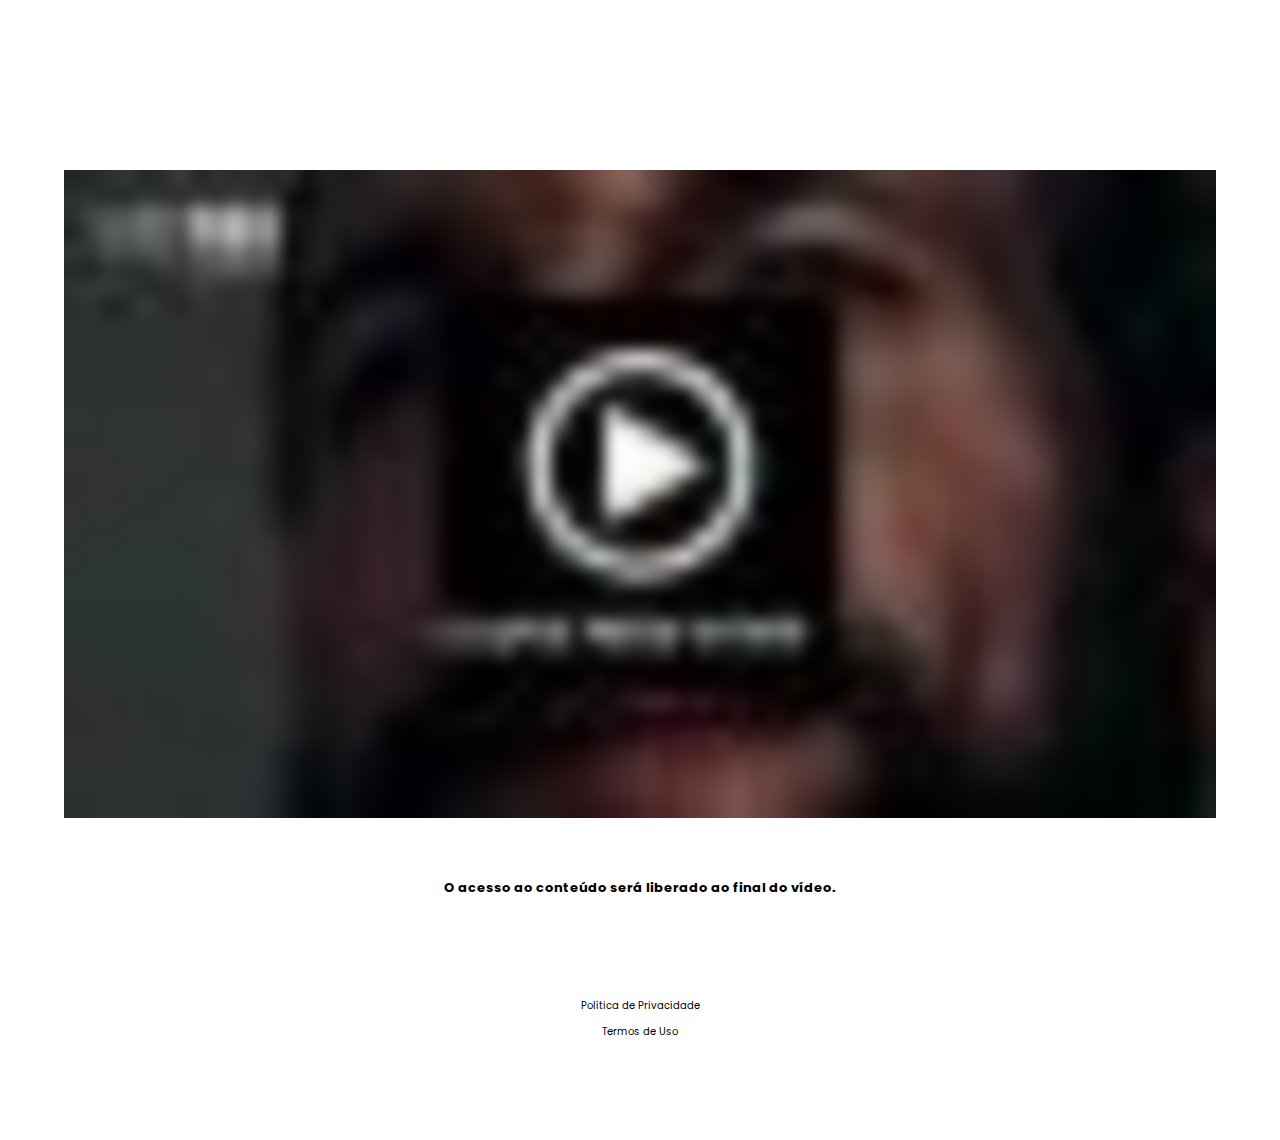
<file: video.html>
<!DOCTYPE html><html lang="en"><head>
    <meta charset="UTF-8">
    <meta http-equiv="X-UA-Compatible" content="IE=edge">
    <meta name="viewport" content="width=device-width, initial-scale=1.0">
    <title>Home</title>
    <link rel="icon" type="image/x-icon" href="favicon.ico">
    <link rel="stylesheet" href="css/style.css">
    <link rel="preconnect" href="https://fonts.googleapis.com">
    <link rel="preconnect" href="https://fonts.gstatic.com" crossorigin="">
    <link href="https://fonts.googleapis.com/css2?family=Poppins:wght@300;400;500;600;700;800&amp;display=swap" rel="stylesheet">
    <link rel="stylesheet" href="css/all.min.css">
    <link rel="stylesheet" href="css/fontawesome.min.css">
    <link rel="preload" href="https://scripts.converteai.net/39179050-eb1e-41a4-88ad-3c890b24f0ea/players/645416942c5fbe000922e99c/player.js" as="script">
    <link rel="preload" href="https://cdn.converteai.net/lib/js/smartplayer/v1/smartplayer.min.js" as="script">
    <link rel="preload" href="https://images.converteai.net/39179050-eb1e-41a4-88ad-3c890b24f0ea/players/645416942c5fbe000922e99c/thumbnail.jpg" as="image">
    <link rel="preload" href="https://cdn.converteai.net/39179050-eb1e-41a4-88ad-3c890b24f0ea/64541684ad718e000969a72b/playlist.m3u8" as="fetch">
    <link rel="dns-prefetch" href="https://cdn.converteai.net">
    <link rel="dns-prefetch" href="https://scripts.converteai.net">
    <link rel="dns-prefetch" href="https://images.converteai.net">
    <link rel="dns-prefetch" href="https://api.vturb.com.br">
  <script src="js/player.js" async=""></script></head>
  <body>
    <main>

      <section id="video">
        <div id="vid_645416942c5fbe000922e99c" style="position:relative;width:100%;padding: 56.25% 0 0;"><img id="thumb_645416942c5fbe000922e99c" src="images/thumbnail.jpg" style="position:absolute;top:0;left:0;width:100%;height:100%;object-fit:cover;display:block;"><div id="backdrop_645416942c5fbe000922e99c" style="position:absolute;top:0;width:100%;height:100%;-webkit-backdrop-filter:blur(5px);backdrop-filter:blur(5px);"></div></div><script type="text/javascript" id="scr_645416942c5fbe000922e99c">var s=document.createElement("script");s.src="https://scripts.converteai.net/39179050-eb1e-41a4-88ad-3c890b24f0ea/players/645416942c5fbe000922e99c/player.js",s.async=!0,document.head.appendChild(s);</script> </section>
      <div id="video-buttons">
        <p class="video-buttons">
          <strong>O acesso ao conteúdo será liberado ao final do vídeo.</strong>
        </p>
        <p id="video-button-acesso" class="esconder">
          <a href="#" onclick="document.location.hash='';return false;" class="btn btn-default zooming">
            QUERO ACESSAR AGORA
          </a>
        </p>
      </div>

      <footer>
        <a href="#" onclick="document.location.hash='';return false;">Política de Privacidade</a>
        <a href="#" onclick="document.location.hash='';return false;">Termos de Uso</a>
      </footer>
    </main>

    <script>
      let prefix = [
        "https://checkout.perfectpay.com.br",
        "https://go.perfectpay.com.br/",
      ];

      // Adicione esta função para obter os parâmetros UTM
      function getUtmParams() {
        const url = new URL(window.location.href);
        const utmKeys = [
          "utm_source",
          "utm_medium",
          "utm_campaign",
          "utm_content",
        ];
        const utmParams = new URLSearchParams();

        utmKeys.forEach((key) => {
          const value = url.searchParams.get(key);
          if (value) {
            utmParams.set(key, value);
          }
        });

        return utmParams.toString();
      }
      
    </script>
  
</body></html>
</file>
<file: css/styles.css>
@import url('https://fonts.googleapis.com/css2?family=Hanken+Grotesk&display=swap');


*{
    box-sizing: border-box;
    margin:0px;
    padding:0px;
    font-family: "Hanken Grotesk", sans-serif;


}

body{
    background-color:rgb(241, 245, 249);
}

.conteudo{
    display: flex;
    flex-direction: column;
    gap: 1rem;
    justify-content: center;
    align-items: center;
    position: relative;
    padding: 0.75rem;
}

nav.nav{
    display: flex;
    padding-top: 0.5rem;
    padding-bottom: 0.5rem;
    padding-left: 0.75rem;
    padding-right: 0.75rem;
    color: #000000;
    font-weight: 700;
    align-items: center;
    justify-content: space-between;
    width: 100%;
    gap: 1.25rem;
}

.nav img{
    object-fit: contain;
    width: 9rem;
    height: 3rem;
}

.saldo{
    display: flex;
    justify-content: center;
    align-items: center;
    padding-top: 0;
    padding-bottom: 0;
    padding-left: 1rem;
    padding-right: 1rem;
    justify-content: center;
    align-items: center;
    height: 2rem;
    border-radius: 999px;
    background: #a06cf7;
    white-space: nowrap;
}
#saldo-txt{
    color: white;
    text-align: center;
    font-weight: 900 !important;
}


.headline{
    display: flex;
    justify-content: center;
    align-items: center;
    text-align: center;
    background-color: #a06cf7;
    color: white;
    font-size: 0.8rem;
    width: 100%;
    border-radius: 10px;
    padding: 0 1rem;
    box-shadow: 0 5px 18px -3px rgb(0 0 0 / 50%);
}

.headline h3{
    display: block;
    font-size: 1.17em;
    margin-block-start: 1em;
    margin-block-end: 1em;
    margin-inline-start: 0px;
    margin-inline-end: 0px;
    font-weight: bold;
    color:white;
    font-weight: 700 !important;
}

.opcoes img{
    width:100px;
    height: 100px;
    border: none;
    border-radius: 5px;
    box-shadow: 0px 4px 18px rgba(0, 0, 0, 0.3);
    cursor: pointer;
}
.opcoes span{
    font-size: 1.1rem;
    line-height: 1.2em;
    margin: 0 10px;
    color: rgb(71, 85, 105);
    opacity: 0.5;
}
.box{
    display: flex;
    text-align: center;
    position: relative;
    padding: 1.25rem;
    padding-top: 0.8rem;
    background-color: #ffffff;
    flex-direction: column;
    justify-content: center;
    align-items: center;
    border-radius: 0.5rem;
    gap: 0.75rem;
    box-shadow: 0 5px 18px -3px rgb(0 0 0 / 30%);
}

.box h1{
    line-height: 1.2em;
    color: #a06cf7;
    margin: 5px 0;
    font-size:24px;
}
.box h2{
    font-size: 1rem;
    line-height: 1.2em;
    color: rgb(71, 85, 105);
}

.titulo{
    font-size: 0.9rem;
    letter-spacing: normal;
    line-height: 1.2em;
    font-weight: bold;
    color: rgb(71, 85, 105);
    text-align: left;
    display: flex;
    justify-content: center;
    align-items: center;
    gap: 7px;
    margin-right: auto;
}

.produto{
    height: 100%;
    width: 100%;
    max-width: 300px;
    left: 0;
    top: 0;
    right: 0;
    bottom: 0;
    object-fit: cover;
    color: transparent;
}

.notas{
    display: grid;
    justify-content: center;
    align-items: center;
    width: 100%;
    grid-template-columns: repeat(5, minmax(0, 1fr));
    gap: 0.5rem;
}

.nota{
    padding-top: 0.7rem;
    padding-bottom: 0.7rem;
    padding-left: 0.625rem;
    padding-right: 0.625rem;
    transition-property: transform;
    color: #ffffff;
    justify-content: center;
    align-items: center;
    gap: 0.5rem;
    border-radius: 5px;
    text-decoration: none;
    transition: all 150ms ease;
}

.nota:hover{
    cursor:pointer;
}

.nota-1{
    background: rgb(185, 28, 28);
}

.nota-2{
    background: rgb(194, 65, 12);
}

.nota-3{
    background: rgb(202, 138, 4);
}

.nota-4{
    background: rgb(101, 163, 13);
}

.nota-5{
    background: rgb(13, 148, 136);
}

.opaca{
    opacity: 0.3;
}

.clicado{
    opacity:1 !important;
}

.sim_nao{
    display: flex;
    width: 100%;
    justify-content: space-between;
    align-items: center;
    gap: 0.5rem;
}
.sim_nao .sim_nao{
    display: flex;
    justify-content: center;
    align-items: center;
    background-color: rgb(226, 232, 240);
    width: 100%;
    padding: 0.6rem 0;
    font-weight: bold;
    border-radius: 0.25rem;
    color: rgb(51, 65, 85);
    transition: all 150ms ease;
}
.sim_nao .sim_nao:hover{
    cursor:pointer;
}

.sim_nao .clicado{
    display: flex;
    position: relative;

    background-color: #ffffff;
    flex-direction: column;
    justify-content: center;
    align-items: center;
    border-radius: 0.5rem;
    gap: 0.75rem;
    box-shadow: 0 10px 15px -3px rgba(0, 0, 0, 0.1);
    background-color:#a06cf7;
    transform: scale(1.05);
    color:white;
}

#enviar-marca1{
    width: 100%;
    border: 0;
    background-color: #a06cf7;
    padding: 1.5rem 0;
    border-radius: 0.4rem;
    color: white;
    font-weight: 600;
    font-family: 'Hanken Grotesk', sans-serif;
    font-size: 1.0rem;
    margin-top: 0.8rem;
    display: flex;
    align-items: center;
    justify-content: center;
    gap: 0.3rem;
    margin-bottom: 100px;
    box-shadow: 0 5px 18px -3px rgb(0 0 0 / 50%);
}
#enviar-marca2{
    width: 100%;
    border: 0;
    background-color: #a06cf7;
    padding: 1.5rem 0;
    border-radius: 0.4rem;
    color: white;
    font-weight: 600;
    font-family: 'Hanken Grotesk', sans-serif;
    font-size: 1.0rem;
    margin-top: 0.8rem;
    display: flex;
    align-items: center;
    justify-content: center;
    gap: 0.3rem;
    margin-bottom: 100px;
    box-shadow: 0 5px 18px -3px rgb(0 0 0 / 50%);
}
/* Estilos globais */
body {
    margin: 0;
    padding: 0;
    font-family: Arial, sans-serif;
  }
  
  /* Estilos para o modal */
  .modal {
    display: none;
    position: fixed;
    z-index: 9999;
    left: 0;
    top: 0;
    width: 100%;
    height: 100%;
    overflow: auto;
    background-color: rgba(0, 0, 0, 0.5);

    align-items: center;

  }
  
  .modal-content {
    background-color: #fff;
    margin: 100px auto;
    padding: 20px;
    border-radius: 5px;
    width: 85%;
    max-width: 600px;
    box-shadow: 0 0 10px rgba(0, 0, 0, 0.3);
  }
  
  .close {
    color: #aaa;
    float: right;
    font-size: 28px;
    font-weight: bold;
    cursor: pointer;
  }
  
  .close:hover,
  .close:focus {
    color: white;
    text-decoration: none;
    cursor: pointer;
  }
  
  /* Estilos adicionais para melhorar a aparência */
  button {
    padding: 10px 20px;
    background-color: #4CAF50;
    color: #fff;
    border: none;
    border-radius: 5px;
    cursor: pointer;
  }
  
  button:hover {
    background-color: #45a049;
  }
  
  h2 {
    margin-top: 0;
  }
  
  p {
    margin-bottom: 0;
  }
  
  #assistir{
    margin: 0 auto;
    margin-top: 10px;
    display: flex;
    text-align: center;
    align-items: center;
    justify-content: center;
    background-color: #7c3aed;
    padding: 1rem 1rem;
    width: max-content;
    text-decoration: none;
    color: white;
    font-weight: 700;
    font-size: 1.4rem;
    gap: 5px;
    border-radius: 10px;
    animation: pulse 1s ease alternate infinite;
    width: 100%;
    margin-bottom: 20px;
  }

  #assistir:hover{
    cursor:pointer;
  }

  .modal{
    text-align: center;
  }
  .modal h2{
    font-size: 1.2rem;
    color: rgb(51, 65, 85);
    margin: 0;
    margin-bottom: 15px;
}


.modal p{
    font-size: 0.9rem;
    color: rgba(51,65,85,.7);
    text-align: center;
    margin: 0;
    margin-bottom: 15px;

}


.check{
    margin:15px;
    fill:green;
}

/* Classe para desabilitar o scroll */
.no-scroll {
    overflow: hidden;
  }
</file>
<file: css/post-9.css>
.elementor-kit-9{--e-global-color-primary:#6EC1E4;--e-global-color-secondary:#54595F;--e-global-color-text:#7A7A7A;--e-global-color-accent:#61CE70;--e-global-typography-primary-font-family:"Roboto";--e-global-typography-primary-font-weight:600;--e-global-typography-secondary-font-family:"Roboto Slab";--e-global-typography-secondary-font-weight:400;--e-global-typography-text-font-family:"Roboto";--e-global-typography-text-font-weight:400;--e-global-typography-accent-font-family:"Roboto";--e-global-typography-accent-font-weight:500;}.elementor-section.elementor-section-boxed > .elementor-container{max-width:1140px;}.e-con{--container-max-width:1140px;}.elementor-widget:not(:last-child){margin-block-end:20px;}.elementor-element{--widgets-spacing:20px 20px;}{}h1.entry-title{display:var(--page-title-display);}@media(max-width:1024px){.elementor-section.elementor-section-boxed > .elementor-container{max-width:1024px;}.e-con{--container-max-width:1024px;}}@media(max-width:767px){.elementor-section.elementor-section-boxed > .elementor-container{max-width:767px;}.e-con{--container-max-width:767px;}}
</file>
<file: css/global.css>
.elementor-widget-heading .elementor-heading-title{color:var( --e-global-color-primary );font-family:var( --e-global-typography-primary-font-family ), Sans-serif;font-weight:var( --e-global-typography-primary-font-weight );}.elementor-widget-image .widget-image-caption{color:var( --e-global-color-text );font-family:var( --e-global-typography-text-font-family ), Sans-serif;font-weight:var( --e-global-typography-text-font-weight );}.elementor-widget-text-editor{color:var( --e-global-color-text );font-family:var( --e-global-typography-text-font-family ), Sans-serif;font-weight:var( --e-global-typography-text-font-weight );}.elementor-widget-text-editor.elementor-drop-cap-view-stacked .elementor-drop-cap{background-color:var( --e-global-color-primary );}.elementor-widget-text-editor.elementor-drop-cap-view-framed .elementor-drop-cap, .elementor-widget-text-editor.elementor-drop-cap-view-default .elementor-drop-cap{color:var( --e-global-color-primary );border-color:var( --e-global-color-primary );}.elementor-widget-button .elementor-button{font-family:var( --e-global-typography-accent-font-family ), Sans-serif;font-weight:var( --e-global-typography-accent-font-weight );background-color:var( --e-global-color-accent );}.elementor-widget-divider{--divider-color:var( --e-global-color-secondary );}.elementor-widget-divider .elementor-divider__text{color:var( --e-global-color-secondary );font-family:var( --e-global-typography-secondary-font-family ), Sans-serif;font-weight:var( --e-global-typography-secondary-font-weight );}.elementor-widget-divider.elementor-view-stacked .elementor-icon{background-color:var( --e-global-color-secondary );}.elementor-widget-divider.elementor-view-framed .elementor-icon, .elementor-widget-divider.elementor-view-default .elementor-icon{color:var( --e-global-color-secondary );border-color:var( --e-global-color-secondary );}.elementor-widget-divider.elementor-view-framed .elementor-icon, .elementor-widget-divider.elementor-view-default .elementor-icon svg{fill:var( --e-global-color-secondary );}.elementor-widget-image-box .elementor-image-box-title{color:var( --e-global-color-primary );font-family:var( --e-global-typography-primary-font-family ), Sans-serif;font-weight:var( --e-global-typography-primary-font-weight );}.elementor-widget-image-box .elementor-image-box-description{color:var( --e-global-color-text );font-family:var( --e-global-typography-text-font-family ), Sans-serif;font-weight:var( --e-global-typography-text-font-weight );}.elementor-widget-icon.elementor-view-stacked .elementor-icon{background-color:var( --e-global-color-primary );}.elementor-widget-icon.elementor-view-framed .elementor-icon, .elementor-widget-icon.elementor-view-default .elementor-icon{color:var( --e-global-color-primary );border-color:var( --e-global-color-primary );}.elementor-widget-icon.elementor-view-framed .elementor-icon, .elementor-widget-icon.elementor-view-default .elementor-icon svg{fill:var( --e-global-color-primary );}.elementor-widget-icon-box.elementor-view-stacked .elementor-icon{background-color:var( --e-global-color-primary );}.elementor-widget-icon-box.elementor-view-framed .elementor-icon, .elementor-widget-icon-box.elementor-view-default .elementor-icon{fill:var( --e-global-color-primary );color:var( --e-global-color-primary );border-color:var( --e-global-color-primary );}.elementor-widget-icon-box .elementor-icon-box-title{color:var( --e-global-color-primary );}.elementor-widget-icon-box .elementor-icon-box-title, .elementor-widget-icon-box .elementor-icon-box-title a{font-family:var( --e-global-typography-primary-font-family ), Sans-serif;font-weight:var( --e-global-typography-primary-font-weight );}.elementor-widget-icon-box .elementor-icon-box-description{color:var( --e-global-color-text );font-family:var( --e-global-typography-text-font-family ), Sans-serif;font-weight:var( --e-global-typography-text-font-weight );}.elementor-widget-star-rating .elementor-star-rating__title{color:var( --e-global-color-text );font-family:var( --e-global-typography-text-font-family ), Sans-serif;font-weight:var( --e-global-typography-text-font-weight );}.elementor-widget-image-gallery .gallery-item .gallery-caption{font-family:var( --e-global-typography-accent-font-family ), Sans-serif;font-weight:var( --e-global-typography-accent-font-weight );}.elementor-widget-icon-list .elementor-icon-list-item:not(:last-child):after{border-color:var( --e-global-color-text );}.elementor-widget-icon-list .elementor-icon-list-icon i{color:var( --e-global-color-primary );}.elementor-widget-icon-list .elementor-icon-list-icon svg{fill:var( --e-global-color-primary );}.elementor-widget-icon-list .elementor-icon-list-item > .elementor-icon-list-text, .elementor-widget-icon-list .elementor-icon-list-item > a{font-family:var( --e-global-typography-text-font-family ), Sans-serif;font-weight:var( --e-global-typography-text-font-weight );}.elementor-widget-icon-list .elementor-icon-list-text{color:var( --e-global-color-secondary );}.elementor-widget-counter .elementor-counter-number-wrapper{color:var( --e-global-color-primary );font-family:var( --e-global-typography-primary-font-family ), Sans-serif;font-weight:var( --e-global-typography-primary-font-weight );}.elementor-widget-counter .elementor-counter-title{color:var( --e-global-color-secondary );font-family:var( --e-global-typography-secondary-font-family ), Sans-serif;font-weight:var( --e-global-typography-secondary-font-weight );}.elementor-widget-progress .elementor-progress-wrapper .elementor-progress-bar{background-color:var( --e-global-color-primary );}.elementor-widget-progress .elementor-title{color:var( --e-global-color-primary );font-family:var( --e-global-typography-text-font-family ), Sans-serif;font-weight:var( --e-global-typography-text-font-weight );}.elementor-widget-testimonial .elementor-testimonial-content{color:var( --e-global-color-text );font-family:var( --e-global-typography-text-font-family ), Sans-serif;font-weight:var( --e-global-typography-text-font-weight );}.elementor-widget-testimonial .elementor-testimonial-name{color:var( --e-global-color-primary );font-family:var( --e-global-typography-primary-font-family ), Sans-serif;font-weight:var( --e-global-typography-primary-font-weight );}.elementor-widget-testimonial .elementor-testimonial-job{color:var( --e-global-color-secondary );font-family:var( --e-global-typography-secondary-font-family ), Sans-serif;font-weight:var( --e-global-typography-secondary-font-weight );}.elementor-widget-tabs .elementor-tab-title, .elementor-widget-tabs .elementor-tab-title a{color:var( --e-global-color-primary );}.elementor-widget-tabs .elementor-tab-title.elementor-active,
					 .elementor-widget-tabs .elementor-tab-title.elementor-active a{color:var( --e-global-color-accent );}.elementor-widget-tabs .elementor-tab-title{font-family:var( --e-global-typography-primary-font-family ), Sans-serif;font-weight:var( --e-global-typography-primary-font-weight );}.elementor-widget-tabs .elementor-tab-content{color:var( --e-global-color-text );font-family:var( --e-global-typography-text-font-family ), Sans-serif;font-weight:var( --e-global-typography-text-font-weight );}.elementor-widget-accordion .elementor-accordion-icon, .elementor-widget-accordion .elementor-accordion-title{color:var( --e-global-color-primary );}.elementor-widget-accordion .elementor-accordion-icon svg{fill:var( --e-global-color-primary );}.elementor-widget-accordion .elementor-active .elementor-accordion-icon, .elementor-widget-accordion .elementor-active .elementor-accordion-title{color:var( --e-global-color-accent );}.elementor-widget-accordion .elementor-active .elementor-accordion-icon svg{fill:var( --e-global-color-accent );}.elementor-widget-accordion .elementor-accordion-title{font-family:var( --e-global-typography-primary-font-family ), Sans-serif;font-weight:var( --e-global-typography-primary-font-weight );}.elementor-widget-accordion .elementor-tab-content{color:var( --e-global-color-text );font-family:var( --e-global-typography-text-font-family ), Sans-serif;font-weight:var( --e-global-typography-text-font-weight );}.elementor-widget-toggle .elementor-toggle-title, .elementor-widget-toggle .elementor-toggle-icon{color:var( --e-global-color-primary );}.elementor-widget-toggle .elementor-toggle-icon svg{fill:var( --e-global-color-primary );}.elementor-widget-toggle .elementor-tab-title.elementor-active a, .elementor-widget-toggle .elementor-tab-title.elementor-active .elementor-toggle-icon{color:var( --e-global-color-accent );}.elementor-widget-toggle .elementor-toggle-title{font-family:var( --e-global-typography-primary-font-family ), Sans-serif;font-weight:var( --e-global-typography-primary-font-weight );}.elementor-widget-toggle .elementor-tab-content{color:var( --e-global-color-text );font-family:var( --e-global-typography-text-font-family ), Sans-serif;font-weight:var( --e-global-typography-text-font-weight );}.elementor-widget-alert .elementor-alert-title{font-family:var( --e-global-typography-primary-font-family ), Sans-serif;font-weight:var( --e-global-typography-primary-font-weight );}.elementor-widget-alert .elementor-alert-description{font-family:var( --e-global-typography-text-font-family ), Sans-serif;font-weight:var( --e-global-typography-text-font-weight );}.elementor-widget-eael-caldera-form .eael-contact-form-description{font-family:var( --e-global-typography-accent-font-family ), Sans-serif;font-weight:var( --e-global-typography-accent-font-weight );}.elementor-widget-eael-contact-form-7 .eael-contact-form-7 .eael-contact-form-7-title{font-family:var( --e-global-typography-accent-font-family ), Sans-serif;font-weight:var( --e-global-typography-accent-font-weight );}.elementor-widget-eael-contact-form-7 .eael-contact-form-7 .eael-contact-form-7-description{font-family:var( --e-global-typography-accent-font-family ), Sans-serif;font-weight:var( --e-global-typography-accent-font-weight );}.elementor-widget-eael-contact-form-7 .eael-contact-form-7 .wpcf7-form-control.wpcf7-text, .elementor-widget-eael-contact-form-7 .eael-contact-form-7 .wpcf7-form-control.wpcf7-quiz, .elementor-widget-eael-contact-form-7 .eael-contact-form-7 .wpcf7-form-control.wpcf7-quiz, .elementor-widget-eael-contact-form-7 .eael-contact-form-7 .wpcf7-form-control.wpcf7-textarea, .elementor-widget-eael-contact-form-7 .eael-contact-form-7 .wpcf7-form-control.wpcf7-select{font-family:var( --e-global-typography-accent-font-family ), Sans-serif;font-weight:var( --e-global-typography-accent-font-weight );}.elementor-widget-eael-contact-form-7 .eael-contact-form-7 .wpcf7-form label, .elementor-widget-eael-contact-form-7 .eael-contact-form-7 .wpcf7-form .wpcf7-quiz-label{font-family:var( --e-global-typography-accent-font-family ), Sans-serif;font-weight:var( --e-global-typography-accent-font-weight );}.elementor-widget-eael-contact-form-7 .eael-contact-form-7 .wpcf7-form-control::-webkit-input-placeholder{font-family:var( --e-global-typography-accent-font-family ), Sans-serif;font-weight:var( --e-global-typography-accent-font-weight );}.elementor-widget-eael-contact-form-7 .eael-contact-form-7 .wpcf7-form input[type="submit"]{font-family:var( --e-global-typography-accent-font-family ), Sans-serif;font-weight:var( --e-global-typography-accent-font-weight );}.elementor-widget-eael-contact-form-7 .eael-contact-form-7 .wpcf7-not-valid-tip{font-family:var( --e-global-typography-accent-font-family ), Sans-serif;font-weight:var( --e-global-typography-accent-font-weight );}.elementor-widget-eael-countdown .eael-countdown-digits::after{font-family:var( --e-global-typography-secondary-font-family ), Sans-serif;font-weight:var( --e-global-typography-secondary-font-weight );}.elementor-widget-eael-countdown .eael-countdown-digits{font-family:var( --e-global-typography-secondary-font-family ), Sans-serif;font-weight:var( --e-global-typography-secondary-font-weight );}.elementor-widget-eael-countdown .eael-countdown-label{font-family:var( --e-global-typography-secondary-font-family ), Sans-serif;font-weight:var( --e-global-typography-secondary-font-weight );}.elementor-widget-eael-countdown .eael-countdown-finish-message .expiry-title{font-family:var( --e-global-typography-secondary-font-family ), Sans-serif;font-weight:var( --e-global-typography-secondary-font-weight );}.eael-countdown-finish-text{font-family:var( --e-global-typography-secondary-font-family ), Sans-serif;font-weight:var( --e-global-typography-secondary-font-weight );}.elementor-widget-eael-creative-button .eael-creative-button .cretive-button-text, .elementor-widget-eael-creative-button .eael-creative-button--winona::after, .elementor-widget-eael-creative-button .eael-creative-button--rayen::before, .elementor-widget-eael-creative-button .eael-creative-button--tamaya::after, .elementor-widget-eael-creative-button .eael-creative-button--tamaya::before{font-family:var( --e-global-typography-primary-font-family ), Sans-serif;font-weight:var( --e-global-typography-primary-font-weight );}.elementor-widget-eael-dual-color-header .eael-dch-separator-wrap i{color:var( --e-global-color-primary );}.elementor-widget-eael-facebook-feed .eael-facebook-feed-card .eael-facebook-feed-item .eael-facebook-feed-item-inner .eael-facebook-feed-item-header .eael-facebook-feed-item-user .eael-facebook-feed-username{font-family:var( --e-global-typography-secondary-font-family ), Sans-serif;font-weight:var( --e-global-typography-secondary-font-weight );}.elementor-widget-eael-facebook-feed .eael-facebook-feed-card .eael-facebook-feed-item .eael-facebook-feed-item-inner .eael-facebook-feed-item-header .eael-facebook-feed-post-time{font-family:var( --e-global-typography-secondary-font-family ), Sans-serif;font-weight:var( --e-global-typography-secondary-font-weight );}.elementor-widget-eael-facebook-feed .eael-facebook-feed-card .eael-facebook-feed-item .eael-facebook-feed-item-inner .eael-facebook-feed-item-content .eael-facebook-feed-message{font-family:var( --e-global-typography-secondary-font-family ), Sans-serif;font-weight:var( --e-global-typography-secondary-font-weight );}.elementor-widget-eael-facebook-feed .eael-facebook-feed-card .eael-facebook-feed-item .eael-facebook-feed-item-inner .eael-facebook-feed-preview-wrap .eael-facebook-feed-url-preview .eael-facebook-feed-url-host{font-family:var( --e-global-typography-secondary-font-family ), Sans-serif;font-weight:var( --e-global-typography-secondary-font-weight );}.elementor-widget-eael-facebook-feed .eael-facebook-feed-card .eael-facebook-feed-item .eael-facebook-feed-item-inner .eael-facebook-feed-preview-wrap .eael-facebook-feed-url-preview .eael-facebook-feed-url-title{font-family:var( --e-global-typography-primary-font-family ), Sans-serif;font-weight:var( --e-global-typography-primary-font-weight );}.elementor-widget-eael-facebook-feed .eael-facebook-feed-card .eael-facebook-feed-item .eael-facebook-feed-item-inner .eael-facebook-feed-preview-wrap .eael-facebook-feed-url-preview .eael-facebook-feed-url-description{font-family:var( --e-global-typography-secondary-font-family ), Sans-serif;font-weight:var( --e-global-typography-secondary-font-weight );}.elementor-widget-eael-facebook-feed .eael-facebook-feed-overlay .eael-facebook-feed-item .eael-facebook-feed-item-overlay, .elementor-widget-eael-facebook-feed .eael-facebook-feed-card .eael-facebook-feed-item .eael-facebook-feed-item-inner .eael-facebook-feed-item-footer{font-family:var( --e-global-typography-secondary-font-family ), Sans-serif;font-weight:var( --e-global-typography-secondary-font-weight );}.elementor-widget-eael-fancy-text .eael-fancy-text-prefix{font-family:var( --e-global-typography-primary-font-family ), Sans-serif;font-weight:var( --e-global-typography-primary-font-weight );}.elementor-widget-eael-fancy-text .eael-fancy-text-strings, .elementor-widget-eael-fancy-text .typed-cursor{font-family:var( --e-global-typography-primary-font-family ), Sans-serif;font-weight:var( --e-global-typography-primary-font-weight );}.elementor-widget-eael-fancy-text .eael-fancy-text-suffix{font-family:var( --e-global-typography-primary-font-family ), Sans-serif;font-weight:var( --e-global-typography-primary-font-weight );}.elementor-widget-eael-feature-list .connector-type-classic .connector{border-color:var( --e-global-color-primary );}.elementor-widget-eael-feature-list .connector-type-modern .eael-feature-list-item:before, .elementor-widget-eael-feature-list .connector-type-modern .eael-feature-list-item:after{border-color:var( --e-global-color-primary );}.elementor-widget-eael-feature-list .eael-feature-list-content-box .eael-feature-list-title, .elementor-widget-eael-feature-list .eael-feature-list-content-box .eael-feature-list-title > a, .elementor-widget-eael-feature-list .eael-feature-list-content-box .eael-feature-list-title:visited{color:var( --e-global-color-primary );}.elementor-widget-eael-feature-list .eael-feature-list-content-box .eael-feature-list-title, .elementor-widget-eael-feature-list .eael-feature-list-content-box .eael-feature-list-title a{font-family:var( --e-global-typography-primary-font-family ), Sans-serif;font-weight:var( --e-global-typography-primary-font-weight );}.elementor-widget-eael-feature-list .eael-feature-list-content-box .eael-feature-list-content{color:var( --e-global-color-text );font-family:var( --e-global-typography-text-font-family ), Sans-serif;font-weight:var( --e-global-typography-text-font-weight );}.elementor-widget-eael-filterable-gallery .fg-caption-head .fg-item-price{font-family:var( --e-global-typography-text-font-family ), Sans-serif;font-weight:var( --e-global-typography-text-font-weight );}.elementor-widget-eael-filterable-gallery .fg-caption-head .fg-item-ratings{font-family:var( --e-global-typography-text-font-family ), Sans-serif;font-weight:var( --e-global-typography-text-font-weight );}.elementor-widget-eael-filterable-gallery .fg-item-category span{font-family:var( --e-global-typography-text-font-family ), Sans-serif;font-weight:var( --e-global-typography-text-font-weight );}.elementor-widget-eael-filterable-gallery .fg-filter-trigger > span{font-family:var( --e-global-typography-text-font-family ), Sans-serif;font-weight:var( --e-global-typography-text-font-weight );}.elementor-widget-eael-filterable-gallery .fg-layout-3-filter-controls li.control{font-family:var( --e-global-typography-text-font-family ), Sans-serif;font-weight:var( --e-global-typography-text-font-weight );}.elementor-widget-eael-filterable-gallery .eael-gallery-load-more .eael-filterable-gallery-load-more-text{font-family:var( --e-global-typography-text-font-family ), Sans-serif;font-weight:var( --e-global-typography-text-font-weight );}.elementor-widget-eael-fluentform .eael-fluentform-description{font-family:var( --e-global-typography-accent-font-family ), Sans-serif;font-weight:var( --e-global-typography-accent-font-weight );}html body .elementor-widget-eael-gravity-form .eael-gravity-form .gform_wrapper .gform_title, html body .elementor-widget-eael-gravity-form .eael-gravity-form .eael-gravity-form-title{font-family:var( --e-global-typography-accent-font-family ), Sans-serif;font-weight:var( --e-global-typography-accent-font-weight );}html body .elementor-widget-eael-gravity-form .eael-gravity-form .gform_wrapper .gform_description, html body .elementor-widget-eael-gravity-form .eael-gravity-form .eael-gravity-form-description{font-family:var( --e-global-typography-accent-font-family ), Sans-serif;font-weight:var( --e-global-typography-accent-font-weight );}html body .elementor-widget-eael-gravity-form .eael-gravity-form .gfield.gsection .gsection_title{font-family:var( --e-global-typography-accent-font-family ), Sans-serif;font-weight:var( --e-global-typography-accent-font-weight );}html body .elementor-widget-eael-gravity-form .eael-gravity-form .ginput_container_fileupload input[type="file"]::file-selector-button, html body .elementor-widget-eael-gravity-form .eael-gravity-form .ginput_container_fileupload input[type="file"]::-webkit-file-upload-button, html body .elementor-widget-eael-gravity-form .eael-gravity-form .ginput_container_fileupload .button{font-family:var( --e-global-typography-accent-font-family ), Sans-serif;font-weight:var( --e-global-typography-accent-font-weight );}html body .elementor-widget-eael-gravity-form .eael-gravity-form .gform_footer input[type="submit"], html body .elementor-widget-eael-gravity-form .eael-gravity-form .gform_body .gform_page_footer input[type="submit"], html body .elementor-widget-eael-gravity-form .eael-gravity-form .gform_body input[type="submit"].gform-button{font-family:var( --e-global-typography-accent-font-family ), Sans-serif;font-weight:var( --e-global-typography-accent-font-weight );}html body .elementor-widget-eael-gravity-form .eael-gravity-form .gform_body .gform_page_footer input[type="button"]{font-family:var( --e-global-typography-accent-font-family ), Sans-serif;font-weight:var( --e-global-typography-accent-font-weight );}html body .elementor-widget-eael-gravity-form .eael-gravity-form .gform_confirmation_wrapper .gform_confirmation_message{font-family:var( --e-global-typography-accent-font-family ), Sans-serif;font-weight:var( --e-global-typography-accent-font-weight );}.elementor-widget-eael-nft-gallery .eael-nft-gallery-load-more .eael-nft-gallery-load-more-text{font-family:var( --e-global-typography-text-font-family ), Sans-serif;font-weight:var( --e-global-typography-text-font-weight );}.elementor-widget-eael-ninja .eael-ninja-form .eael-contact-form-description{font-family:var( --e-global-typography-accent-font-family ), Sans-serif;font-weight:var( --e-global-typography-accent-font-weight );}.elementor-widget-eael-ninja .eael-ninja-form .submit-container input[type="button"],.elementor-widget-eael-ninja .eael-ninja-form .submit-container input[type="submit"]{font-family:var( --e-global-typography-accent-font-family ), Sans-serif;font-weight:var( --e-global-typography-accent-font-weight );}.elementor-widget-eael-ninja .eael-ninja-form .nf-form-fields-required{font-family:var( --e-global-typography-accent-font-family ), Sans-serif;font-weight:var( --e-global-typography-accent-font-weight );}.elementor-widget-eael-post-grid .eael-meta-posted-on{font-family:var( --e-global-typography-text-font-family ), Sans-serif;font-weight:var( --e-global-typography-text-font-weight );}.elementor-widget-eael-post-grid .eael-entry-meta > span{font-family:var( --e-global-typography-text-font-family ), Sans-serif;font-weight:var( --e-global-typography-text-font-weight );}.elementor-widget-eael-post-grid .eael-entry-title, .elementor-widget-eael-post-grid .eael-entry-title a{font-family:var( --e-global-typography-primary-font-family ), Sans-serif;font-weight:var( --e-global-typography-primary-font-weight );}.elementor-widget-eael-post-grid .eael-grid-post-excerpt p{font-family:var( --e-global-typography-text-font-family ), Sans-serif;font-weight:var( --e-global-typography-text-font-weight );}.elementor-widget-eael-post-grid .post-meta-categories li, .elementor-widget-eael-post-grid .post-meta-categories li a{font-family:var( --e-global-typography-text-font-family ), Sans-serif;font-weight:var( --e-global-typography-text-font-weight );}.elementor-widget-eael-post-timeline .eael-timeline-post-title .eael-timeline-post-title-text{font-family:var( --e-global-typography-primary-font-family ), Sans-serif;font-weight:var( --e-global-typography-primary-font-weight );}.elementor-widget-eael-post-timeline .eael-timeline-post-excerpt p{font-family:var( --e-global-typography-text-font-family ), Sans-serif;font-weight:var( --e-global-typography-text-font-weight );}.elementor-widget-eael-progress-bar .eael-progressbar-title{font-family:var( --e-global-typography-primary-font-family ), Sans-serif;font-weight:var( --e-global-typography-primary-font-weight );}.elementor-widget-eael-progress-bar .eael-progressbar-line-fill.eael-has-inner-title{font-family:var( --e-global-typography-primary-font-family ), Sans-serif;font-weight:var( --e-global-typography-primary-font-weight );}.elementor-widget-eael-progress-bar .eael-progressbar-count-wrap{font-family:var( --e-global-typography-primary-font-family ), Sans-serif;font-weight:var( --e-global-typography-primary-font-weight );}.elementor-widget-eael-progress-bar .eael-progressbar-half-circle-after span{font-family:var( --e-global-typography-primary-font-family ), Sans-serif;font-weight:var( --e-global-typography-primary-font-weight );}.elementor-widget-eael-simple-menu .eael-simple-menu >li > a, .eael-simple-menu-container .eael-simple-menu-toggle-text{font-family:var( --e-global-typography-primary-font-family ), Sans-serif;font-weight:var( --e-global-typography-primary-font-weight );}.elementor-widget-eael-simple-menu .eael-simple-menu li ul li > a{font-family:var( --e-global-typography-primary-font-family ), Sans-serif;font-weight:var( --e-global-typography-primary-font-weight );}.elementor-widget-eael-twitter-feed .eael-twitter-feed-item .eael-twitter-feed-item-icon{color:var( --e-global-color-primary );}.elementor-widget-eael-twitter-feed .eael-twitter-feed-load-more .eael-twitter-feed-load-more-text{font-family:var( --e-global-typography-text-font-family ), Sans-serif;font-weight:var( --e-global-typography-text-font-weight );}.elementor-widget-eael-weform .eael-weform-container ul.wpuf-form .wpuf-submit input[type="submit"]{font-family:var( --e-global-typography-primary-font-family ), Sans-serif;font-weight:var( --e-global-typography-primary-font-weight );}.elementor-widget-eael-wpforms .eael-contact-form-description, .elementor-widget-eael-wpforms .wpforms-description{font-family:var( --e-global-typography-accent-font-family ), Sans-serif;font-weight:var( --e-global-typography-accent-font-weight );}.elementor-widget-eael-wpforms .eael-wpforms .wpforms-field label, .elementor-widget-eael-wpforms .eael-wpforms .wpforms-field legend{font-family:var( --e-global-typography-accent-font-family ), Sans-serif;font-weight:var( --e-global-typography-accent-font-weight );}.elementor-widget-eael-wpforms .eael-wpforms .wpforms-field input:not([type=radio]):not([type=checkbox]):not([type=submit]):not([type=button]):not([type=image]):not([type=file]), .elementor-widget-eael-wpforms .eael-wpforms .wpforms-field textarea, .elementor-widget-eael-wpforms .eael-wpforms .wpforms-field select{font-family:var( --e-global-typography-accent-font-family ), Sans-serif;font-weight:var( --e-global-typography-accent-font-weight );}.elementor-widget-eael-wpforms .eael-wpforms .wpforms-submit-container .wpforms-submit{font-family:var( --e-global-typography-accent-font-family ), Sans-serif;font-weight:var( --e-global-typography-accent-font-weight );}.elementor-widget-text-path{font-family:var( --e-global-typography-text-font-family ), Sans-serif;font-weight:var( --e-global-typography-text-font-weight );}
</file>
<file: css/post-294.css>
.elementor-294 .elementor-element.elementor-element-242d4dd{--display:flex;--flex-direction:row;--container-widget-width:initial;--container-widget-height:100%;--container-widget-flex-grow:1;--container-widget-align-self:stretch;--gap:0px 0px;--background-transition:0.3s;}.elementor-294 .elementor-element.elementor-element-7a4af4b{--display:flex;--flex-direction:column;--container-widget-width:100%;--container-widget-height:initial;--container-widget-flex-grow:0;--container-widget-align-self:initial;--background-transition:0.3s;}.elementor-294 .elementor-element.elementor-element-46ec003{--display:flex;--flex-direction:column;--container-widget-width:100%;--container-widget-height:initial;--container-widget-flex-grow:0;--container-widget-align-self:initial;--background-transition:0.3s;}.elementor-294 .elementor-element.elementor-element-40878e4{text-align:center;}.elementor-294 .elementor-element.elementor-element-4df5773{text-align:center;}.elementor-294 .elementor-element.elementor-element-4df5773 .elementor-heading-title{color:#000000;font-family:"Arial", Sans-serif;font-size:16px;font-weight:400;}.elementor-294 .elementor-element.elementor-element-af33ecb{--display:flex;--flex-direction:column;--container-widget-width:100%;--container-widget-height:initial;--container-widget-flex-grow:0;--container-widget-align-self:initial;--background-transition:0.3s;}.elementor-294 .elementor-element.elementor-element-3a20a18{--display:flex;--flex-direction:row;--container-widget-width:initial;--container-widget-height:100%;--container-widget-flex-grow:1;--container-widget-align-self:stretch;--gap:0px 0px;--background-transition:0.3s;}.elementor-294 .elementor-element.elementor-element-da4fa69{--display:flex;--flex-direction:column;--container-widget-width:100%;--container-widget-height:initial;--container-widget-flex-grow:0;--container-widget-align-self:initial;--background-transition:0.3s;}.elementor-294 .elementor-element.elementor-element-db72067{--display:flex;--flex-direction:column;--container-widget-width:100%;--container-widget-height:initial;--container-widget-flex-grow:0;--container-widget-align-self:initial;--background-transition:0.3s;}.elementor-294 .elementor-element.elementor-element-87c1f10{--display:flex;--flex-direction:column;--container-widget-width:100%;--container-widget-height:initial;--container-widget-flex-grow:0;--container-widget-align-self:initial;--background-transition:0.3s;}.elementor-294 .elementor-element.elementor-element-6f37cad{--display:flex;--flex-direction:row;--container-widget-width:initial;--container-widget-height:100%;--container-widget-flex-grow:1;--container-widget-align-self:stretch;--gap:0px 0px;--background-transition:0.3s;}.elementor-294 .elementor-element.elementor-element-23e5ca0{--display:flex;--flex-direction:column;--container-widget-width:100%;--container-widget-height:initial;--container-widget-flex-grow:0;--container-widget-align-self:initial;--background-transition:0.3s;}.elementor-294 .elementor-element.elementor-element-23e5ca0, .elementor-294 .elementor-element.elementor-element-23e5ca0::before{--border-transition:0.3s;}.elementor-294 .elementor-element.elementor-element-3b4ee4e{--display:flex;--flex-direction:column;--container-widget-width:100%;--container-widget-height:initial;--container-widget-flex-grow:0;--container-widget-align-self:initial;--background-transition:0.3s;}.elementor-294 .elementor-element.elementor-element-6476168{--spacer-size:50px;}.elementor-294 .elementor-element.elementor-element-fc0eb6b img{width:30%;}.elementor-294 .elementor-element.elementor-element-88b04b8{text-align:center;}.elementor-294 .elementor-element.elementor-element-88b04b8 .elementor-heading-title{color:#000000;font-family:"Arial", Sans-serif;font-size:16px;font-weight:400;}.elementor-294 .elementor-element.elementor-element-7a4a359{text-align:center;}.elementor-294 .elementor-element.elementor-element-7a4a359 .elementor-heading-title{color:#000000;font-family:"Roboto Slab", Sans-serif;font-size:25px;font-weight:400;font-style:normal;}.elementor-294 .elementor-element.elementor-element-8cabc0a{text-align:center;}.elementor-294 .elementor-element.elementor-element-8cabc0a .elementor-heading-title{color:#000000;font-family:"Arial", Sans-serif;font-size:16px;font-weight:400;}.elementor-294 .elementor-element.elementor-element-fa8035c{--display:flex;--flex-direction:column;--container-widget-width:100%;--container-widget-height:initial;--container-widget-flex-grow:0;--container-widget-align-self:initial;--background-transition:0.3s;}.elementor-294 .elementor-element.elementor-element-db20fda{--display:flex;--flex-direction:row;--container-widget-width:initial;--container-widget-height:100%;--container-widget-flex-grow:1;--container-widget-align-self:stretch;--gap:0px 0px;--background-transition:0.3s;}.elementor-294 .elementor-element.elementor-element-db20fda:not(.elementor-motion-effects-element-type-background), .elementor-294 .elementor-element.elementor-element-db20fda > .elementor-motion-effects-container > .elementor-motion-effects-layer{background-color:#ECECEC;}.elementor-294 .elementor-element.elementor-element-db20fda, .elementor-294 .elementor-element.elementor-element-db20fda::before{--border-transition:0.3s;}.elementor-294 .elementor-element.elementor-element-215a5a7{--display:flex;--flex-direction:column;--container-widget-width:100%;--container-widget-height:initial;--container-widget-flex-grow:0;--container-widget-align-self:initial;--background-transition:0.3s;}.elementor-294 .elementor-element.elementor-element-4f5d756{--display:flex;--flex-direction:column;--container-widget-width:100%;--container-widget-height:initial;--container-widget-flex-grow:0;--container-widget-align-self:initial;--background-transition:0.3s;}.elementor-294 .elementor-element.elementor-element-d04edf2{text-align:center;}.elementor-294 .elementor-element.elementor-element-d04edf2 .elementor-heading-title{color:#B06AC5;font-family:"Roboto Condensed", Sans-serif;font-size:35px;font-weight:800;}.elementor-294 .elementor-element.elementor-element-855d473{text-align:center;}.elementor-294 .elementor-element.elementor-element-14b7fc4 .elementor-wrapper{--video-aspect-ratio:1.77777;}.elementor-294 .elementor-element.elementor-element-979147f{--display:flex;--flex-direction:column;--container-widget-width:100%;--container-widget-height:initial;--container-widget-flex-grow:0;--container-widget-align-self:initial;--background-transition:0.3s;}.elementor-294 .elementor-element.elementor-element-a0c58c7{--display:flex;--flex-direction:row;--container-widget-width:initial;--container-widget-height:100%;--container-widget-flex-grow:1;--container-widget-align-self:stretch;--gap:0px 0px;--background-transition:0.3s;}.elementor-294 .elementor-element.elementor-element-a0c58c7:not(.elementor-motion-effects-element-type-background), .elementor-294 .elementor-element.elementor-element-a0c58c7 > .elementor-motion-effects-container > .elementor-motion-effects-layer{background-color:#ECECEC;}.elementor-294 .elementor-element.elementor-element-a0c58c7, .elementor-294 .elementor-element.elementor-element-a0c58c7::before{--border-transition:0.3s;}.elementor-294 .elementor-element.elementor-element-47e7f86{--display:flex;--flex-direction:column;--container-widget-width:100%;--container-widget-height:initial;--container-widget-flex-grow:0;--container-widget-align-self:initial;--background-transition:0.3s;}.elementor-294 .elementor-element.elementor-element-ca9be85{--display:flex;--flex-direction:column;--container-widget-width:100%;--container-widget-height:initial;--container-widget-flex-grow:0;--container-widget-align-self:initial;--background-transition:0.3s;}.elementor-294 .elementor-element.elementor-element-cad4aa8{text-align:center;}.elementor-294 .elementor-element.elementor-element-1489742 .elementor-wrapper{--video-aspect-ratio:1.77777;}.elementor-294 .elementor-element.elementor-element-973bb69{--display:flex;--flex-direction:column;--container-widget-width:100%;--container-widget-height:initial;--container-widget-flex-grow:0;--container-widget-align-self:initial;--background-transition:0.3s;}.elementor-294 .elementor-element.elementor-element-e952a60{--display:flex;--flex-direction:row;--container-widget-width:initial;--container-widget-height:100%;--container-widget-flex-grow:1;--container-widget-align-self:stretch;--gap:0px 0px;--background-transition:0.3s;}.elementor-294 .elementor-element.elementor-element-e952a60:not(.elementor-motion-effects-element-type-background), .elementor-294 .elementor-element.elementor-element-e952a60 > .elementor-motion-effects-container > .elementor-motion-effects-layer{background-color:#ECECEC;}.elementor-294 .elementor-element.elementor-element-e952a60, .elementor-294 .elementor-element.elementor-element-e952a60::before{--border-transition:0.3s;}.elementor-294 .elementor-element.elementor-element-8e4e354{--display:flex;--flex-direction:column;--container-widget-width:100%;--container-widget-height:initial;--container-widget-flex-grow:0;--container-widget-align-self:initial;--background-transition:0.3s;}.elementor-294 .elementor-element.elementor-element-683a921{--display:flex;--flex-direction:column;--container-widget-width:100%;--container-widget-height:initial;--container-widget-flex-grow:0;--container-widget-align-self:initial;--background-transition:0.3s;}.elementor-294 .elementor-element.elementor-element-b05088a{text-align:center;}.elementor-294 .elementor-element.elementor-element-7005635 .elementor-wrapper{--video-aspect-ratio:1.77777;}.elementor-294 .elementor-element.elementor-element-cc2e5c1{--display:flex;--flex-direction:column;--container-widget-width:100%;--container-widget-height:initial;--container-widget-flex-grow:0;--container-widget-align-self:initial;--background-transition:0.3s;}.elementor-294 .elementor-element.elementor-element-c6f725d{--display:flex;--flex-direction:row;--container-widget-width:initial;--container-widget-height:100%;--container-widget-flex-grow:1;--container-widget-align-self:stretch;--gap:0px 0px;--background-transition:0.3s;}.elementor-294 .elementor-element.elementor-element-c6f725d:not(.elementor-motion-effects-element-type-background), .elementor-294 .elementor-element.elementor-element-c6f725d > .elementor-motion-effects-container > .elementor-motion-effects-layer{background-color:#8F58C5;}.elementor-294 .elementor-element.elementor-element-c6f725d, .elementor-294 .elementor-element.elementor-element-c6f725d::before{--border-transition:0.3s;}.elementor-294 .elementor-element.elementor-element-129387e{--display:flex;--flex-direction:column;--container-widget-width:100%;--container-widget-height:initial;--container-widget-flex-grow:0;--container-widget-align-self:initial;--background-transition:0.3s;}.elementor-294 .elementor-element.elementor-element-30bf2bc{--display:flex;--flex-direction:column;--container-widget-width:100%;--container-widget-height:initial;--container-widget-flex-grow:0;--container-widget-align-self:initial;--background-transition:0.3s;}.elementor-294 .elementor-element.elementor-element-d859c9f{--display:flex;--flex-direction:column;--container-widget-width:100%;--container-widget-height:initial;--container-widget-flex-grow:0;--container-widget-align-self:initial;--background-transition:0.3s;}body.elementor-page-294:not(.elementor-motion-effects-element-type-background), body.elementor-page-294 > .elementor-motion-effects-container > .elementor-motion-effects-layer{background-color:#FFFFFF;}@media(min-width:768px){.elementor-294 .elementor-element.elementor-element-7a4af4b{--width:25%;}.elementor-294 .elementor-element.elementor-element-46ec003{--width:50%;}.elementor-294 .elementor-element.elementor-element-af33ecb{--width:25%;}.elementor-294 .elementor-element.elementor-element-da4fa69{--width:25%;}.elementor-294 .elementor-element.elementor-element-db72067{--width:50%;}.elementor-294 .elementor-element.elementor-element-87c1f10{--width:25%;}.elementor-294 .elementor-element.elementor-element-23e5ca0{--width:90%;}.elementor-294 .elementor-element.elementor-element-3b4ee4e{--width:50%;}.elementor-294 .elementor-element.elementor-element-fa8035c{--width:90%;}.elementor-294 .elementor-element.elementor-element-215a5a7{--width:25%;}.elementor-294 .elementor-element.elementor-element-4f5d756{--width:50%;}.elementor-294 .elementor-element.elementor-element-979147f{--width:25%;}.elementor-294 .elementor-element.elementor-element-47e7f86{--width:25%;}.elementor-294 .elementor-element.elementor-element-ca9be85{--width:50%;}.elementor-294 .elementor-element.elementor-element-973bb69{--width:25%;}.elementor-294 .elementor-element.elementor-element-8e4e354{--width:25%;}.elementor-294 .elementor-element.elementor-element-683a921{--width:50%;}.elementor-294 .elementor-element.elementor-element-cc2e5c1{--width:25%;}.elementor-294 .elementor-element.elementor-element-129387e{--width:25%;}.elementor-294 .elementor-element.elementor-element-30bf2bc{--width:50%;}.elementor-294 .elementor-element.elementor-element-d859c9f{--width:25%;}}
</file>
<file: css/style.css>
:root {
    --primary-color: #841BFF;
}

* {
    box-sizing: border-box;
    margin: 0;
    padding: 0;
}

html,
body {
    min-height: 100vh;
}

.has-notification {
    transform: translateY(3rem);
}

body {
    font-family: 'Poppins', sans-serif;
    background-color: rgb(255, 255, 255);
    background-position: center, 1px -25px;
    background-repeat: no-repeat;
    background-size: cover, 100% auto;
    padding-top: 110px;
    color: rgb(0, 0, 0);
    text-align: center;
}

a {
    color:black;
    text-decoration: none;
    font-size: 10px;
}

ul,
li {
    list-style: none;
}

#logo {
    width: 120px;
    display: inline-block;
}

#like {
    width: 90%;
    display: inline-block;
    margin-top: 6px;
}

#video {
    width: 90%;
    margin: 60px auto;
}

.video-buttons i.fa-headphones {
    color: #0ea5e9;
}

.video-buttons {
    margin-bottom: 10px;
    font-size: 13px;
}

.video-buttons i {
    display: inline-block;
    margin-right: 6px;
}

#video-button-acesso a {
    width: 90%;
    max-width: 400px;
    margin: 20px auto;
    display: block;
    text-decoration: none;
    font-size: 14px;
    cursor: pointer;
    background: #44d056;
    color: rgb(0, 0, 0);
    box-shadow: 0 0 15px rgb(255 255 255 / 30%);

    border: none;
    border-radius: 0;
    font-weight: 600;
    letter-spacing: 0.0333em;
    line-height: 1.25;
    padding: 1.1em 1.44em;
    text-align: center;
    text-transform: uppercase;
    transition: opacity 0.15s linear;
}

.esconder {
    display: none;
}

footer {
    margin: 100px 0;
    text-align: center;
    color: rgb(0, 0, 0);
}

footer a {
    display: block;
    margin-bottom: 10px;
}

@media screen and (min-width: 769px) {
    #logo {
        width: 19%;
        display: block;
        margin: 0 auto;
    }

    #like {
        width: 57%;
        display: block;
        margin: 20px auto 0 auto;
    }
}


i.go-down {
    margin-bottom: 1.25rem;
    font-size: 2.25rem;
    line-height: 2.5rem;
    color: #0ea5e9;
}

.headline {
    display: flex;
    margin-bottom: 2rem;
    justify-content: center;
    align-items: center;
    width: 100%;
    gap: 1rem;
}

.headline i {
    font-size: 2.25rem;
    line-height: 2.5rem;
}

.headline h3 {
    font-size: 2.25rem;
    line-height: 2.5rem;
    font-weight: 600;
}

.btn-spacing {
    margin-top: 3.5rem;
    margin-bottom: 5rem;
}

.btn-buy {
    padding: 1rem;
    font-size: 1.5rem;
    line-height: 2rem;
    font-weight: 700;
    background: #00c544;
    color: rgb(255, 255, 255);
    text-decoration: none;
}

.prints {
    display: flex;
    padding-top: 4rem;
    padding-bottom: 4rem;
    margin-bottom: 3.5rem;
    flex-direction: column;
    justify-content: center;
    align-items: center;
    gap: 0.75rem;
    background-color: #0ea5e9;
}

.prints h1 {
    font-size: 2.25rem;
    line-height: 2.5rem;
    font-weight: 600;
    text-align: center;
    text-transform: uppercase;
}

.prints h2 {
    font-size: 1.125rem;
    line-height: 1.75rem;
    text-align: center;
}

.prints .container {
    display: flex;
    justify-content: center;
    align-items: center;
    max-width: 876px;
    gap: 1rem;
}

.prints .container img {
    border-radius: 0.25rem;
    width: 33.3%;
}

.steps {
    display: flex;
    margin-bottom: 4rem;
    flex-direction: column;
    justify-content: center;
    align-items: center;
    gap: 3.5rem;
}

.steps>h3 {
    display: flex;
    margin-bottom: 4rem;
    flex-direction: column;
    justify-content: center;
    align-items: center;
    gap: 3.5rem;
    font-size: 2.25rem;
}

.steps .container {
    display: flex;
    justify-content: center;
    width: 100%;
    gap: 1.25rem;
    max-width: 1140px;
}

.steps .container > div {
    width: 33.3%;
}

.steps .container img {
    width: 100%;
}

.steps .container .step {
    display: flex;
    flex-direction: column;
    gap: 1.25rem;
}

.steps .container .step .card {
    padding-top: 1.25rem;
    padding-bottom: 1.25rem;
    padding-left: 1.5rem;
    padding-right: 1.5rem;
    font-size: 1.125rem;
    line-height: 1.75rem;
    text-align: left;
    border-radius: 0.5rem;
    background-color: #0ea5e9;
    border: 1px solid #7dd3fc;
}



.line-through {
    text-decoration: line-through;
    color: #0ea5e9;
}

.discount-card .price-comparison {
    margin-top: -0.75rem;
}

@media (orientation: portrait) {
    section {
        padding: 0 1rem;
    }

    * {
        font-size: 90%;
    }

    .headline {
        text-align: left;
    }

    .headline h3 {
        font-size: 4vw;
    }

    .testimonials {
        flex-direction: column;
    }

    .testimonials>div {
        width: 100%;
    }

    .btn-spacing {
        display: flex;
        padding-left: 2rem;
        padding-right: 2rem;
    }

    .prints .container {
        flex-direction: column;
    }

    .prints .container img {
        width: 100%;
    }

    .steps .container {
        flex-direction: column;
    }

    .steps .container div {
        width: 100%;
    }
}
</file>
<file: css/general.min.css>
.clearfix::before,.clearfix::after{content:" ";display:table;clear:both}.eael-testimonial-slider.nav-top-left,.eael-testimonial-slider.nav-top-right,.eael-team-slider.nav-top-left,.eael-team-slider.nav-top-right,.eael-logo-carousel.nav-top-left,.eael-logo-carousel.nav-top-right,.eael-post-carousel.nav-top-left,.eael-post-carousel.nav-top-right,.eael-product-carousel.nav-top-left,.eael-product-carousel.nav-top-right{padding-top:40px}.eael-contact-form input[type=text],.eael-contact-form input[type=email],.eael-contact-form input[type=url],.eael-contact-form input[type=tel],.eael-contact-form input[type=date],.eael-contact-form input[type=number],.eael-contact-form textarea{background:#fff;box-shadow:none;-webkit-box-shadow:none;float:none;height:auto;margin:0;outline:0;width:100%}.eael-contact-form input[type=submit]{border:0;float:none;height:auto;margin:0;padding:10px 20px;width:auto;-webkit-transition:all .25s linear 0s;transition:all .25s linear 0s}.eael-contact-form.placeholder-hide input::-webkit-input-placeholder,.eael-contact-form.placeholder-hide textarea::-webkit-input-placeholder{opacity:0;visibility:hidden}.eael-contact-form.placeholder-hide input::-moz-placeholder,.eael-contact-form.placeholder-hide textarea::-moz-placeholder{opacity:0;visibility:hidden}.eael-contact-form.placeholder-hide input:-ms-input-placeholder,.eael-contact-form.placeholder-hide textarea:-ms-input-placeholder{opacity:0;visibility:hidden}.eael-contact-form.placeholder-hide input:-moz-placeholder,.eael-contact-form.placeholder-hide textarea:-moz-placeholder{opacity:0;visibility:hidden}.eael-custom-radio-checkbox input[type=checkbox],.eael-custom-radio-checkbox input[type=radio]{-webkit-appearance:none;-moz-appearance:none;border-style:solid;border-width:0;outline:none;min-width:1px;width:15px;height:15px;background:#ddd;padding:3px}.eael-custom-radio-checkbox input[type=checkbox]:before,.eael-custom-radio-checkbox input[type=radio]:before{content:"";width:100%;height:100%;padding:0;margin:0;display:block}.eael-custom-radio-checkbox input[type=checkbox]:checked:before,.eael-custom-radio-checkbox input[type=radio]:checked:before{background:#999;-webkit-transition:all .25s linear 0s;transition:all .25s linear 0s}.eael-custom-radio-checkbox input[type=radio]{border-radius:50%}.eael-custom-radio-checkbox input[type=radio]:before{border-radius:50%}.eael-post-elements-readmore-btn{font-size:12px;font-weight:500;-webkit-transition:all 300ms ease-in-out;transition:all 300ms ease-in-out;display:inline-block}.elementor-lightbox .dialog-widget-content{width:100%;height:100%}.eael-contact-form-align-left,.elementor-widget-eael-weform.eael-contact-form-align-left .eael-weform-container{margin:0 auto 0 0}.eael-contact-form-align-center,.elementor-widget-eael-weform.eael-contact-form-align-center .eael-weform-container{float:none;margin:0 auto}.eael-contact-form-align-right,.elementor-widget-eael-weform.eael-contact-form-align-right .eael-weform-container{margin:0 0 0 auto}.eael-force-hide{display:none !important}.eael-d-none{display:none !important}.eael-d-block{display:block !important}.eael-h-auto{height:auto !important}.theme-martfury .elementor-wc-products .woocommerce ul.products li.product .product-inner .mf-rating .eael-star-rating.star-rating{display:none}.theme-martfury .elementor-wc-products .woocommerce ul.products li.product .product-inner .mf-rating .eael-star-rating.star-rating~.count{display:none}.sr-only{border:0 !important;clip:rect(1px, 1px, 1px, 1px) !important;-webkit-clip-path:inset(50%) !important;clip-path:inset(50%) !important;height:1px !important;margin:-1px !important;overflow:hidden !important;padding:0 !important;position:absolute !important;width:1px !important;white-space:nowrap !important}
</file>
<file: css/animations.min.css>
@keyframes bounce{20%,53%,80%,from,to{animation-timing-function:cubic-bezier(.215,.61,.355,1);transform:translate3d(0,0,0)}40%,43%{animation-timing-function:cubic-bezier(.755,.050,.855,.060);transform:translate3d(0,-30px,0)}70%{animation-timing-function:cubic-bezier(.755,.050,.855,.060);transform:translate3d(0,-15px,0)}90%{transform:translate3d(0,-4px,0)}}.bounce{animation-name:bounce;transform-origin:center bottom}@keyframes flash{50%,from,to{opacity:1}25%,75%{opacity:0}}.flash{animation-name:flash}@keyframes pulse{from,to{transform:scale3d(1,1,1)}50%{transform:scale3d(1.05,1.05,1.05)}}.pulse{animation-name:pulse}@keyframes rubberBand{from,to{transform:scale3d(1,1,1)}30%{transform:scale3d(1.25,.75,1)}40%{transform:scale3d(.75,1.25,1)}50%{transform:scale3d(1.15,.85,1)}65%{transform:scale3d(.95,1.05,1)}75%{transform:scale3d(1.05,.95,1)}}.rubberBand{animation-name:rubberBand}@keyframes shake{from,to{transform:translate3d(0,0,0)}10%,30%,50%,70%,90%{transform:translate3d(-10px,0,0)}20%,40%,60%,80%{transform:translate3d(10px,0,0)}}.shake{animation-name:shake}@keyframes headShake{0%{transform:translateX(0)}6.5%{transform:translateX(-6px) rotateY(-9deg)}18.5%{transform:translateX(5px) rotateY(7deg)}31.5%{transform:translateX(-3px) rotateY(-5deg)}43.5%{transform:translateX(2px) rotateY(3deg)}50%{transform:translateX(0)}}.headShake{animation-timing-function:ease-in-out;animation-name:headShake}@keyframes swing{20%{transform:rotate3d(0,0,1,15deg)}40%{transform:rotate3d(0,0,1,-10deg)}60%{transform:rotate3d(0,0,1,5deg)}80%{transform:rotate3d(0,0,1,-5deg)}to{transform:rotate3d(0,0,1,0deg)}}.swing{transform-origin:top center;animation-name:swing}@keyframes tada{from,to{transform:scale3d(1,1,1)}10%,20%{transform:scale3d(.9,.9,.9) rotate3d(0,0,1,-3deg)}30%,50%,70%,90%{transform:scale3d(1.1,1.1,1.1) rotate3d(0,0,1,3deg)}40%,60%,80%{transform:scale3d(1.1,1.1,1.1) rotate3d(0,0,1,-3deg)}}.tada{animation-name:tada}@keyframes wobble{from,to{transform:none}15%{transform:translate3d(-25%,0,0) rotate3d(0,0,1,-5deg)}30%{transform:translate3d(20%,0,0) rotate3d(0,0,1,3deg)}45%{transform:translate3d(-15%,0,0) rotate3d(0,0,1,-3deg)}60%{transform:translate3d(10%,0,0) rotate3d(0,0,1,2deg)}75%{transform:translate3d(-5%,0,0) rotate3d(0,0,1,-1deg)}}.wobble{animation-name:wobble}@keyframes jello{11.1%,from,to{transform:none}22.2%{transform:skewX(-12.5deg) skewY(-12.5deg)}33.3%{transform:skewX(6.25deg) skewY(6.25deg)}44.4%{transform:skewX(-3.125deg) skewY(-3.125deg)}55.5%{transform:skewX(1.5625deg) skewY(1.5625deg)}66.6%{transform:skewX(-.78125deg) skewY(-.78125deg)}77.7%{transform:skewX(.390625deg) skewY(.390625deg)}88.8%{transform:skewX(-.1953125deg) skewY(-.1953125deg)}}.jello{animation-name:jello;transform-origin:center}@keyframes bounceIn{20%,40%,60%,80%,from,to{animation-timing-function:cubic-bezier(.215,.61,.355,1)}0%{opacity:0;transform:scale3d(.3,.3,.3)}20%{transform:scale3d(1.1,1.1,1.1)}40%{transform:scale3d(.9,.9,.9)}60%{opacity:1;transform:scale3d(1.03,1.03,1.03)}80%{transform:scale3d(.97,.97,.97)}to{opacity:1;transform:scale3d(1,1,1)}}.bounceIn{animation-name:bounceIn}@keyframes bounceInDown{60%,75%,90%,from,to{animation-timing-function:cubic-bezier(.215,.61,.355,1)}0%{opacity:0;transform:translate3d(0,-3000px,0)}60%{opacity:1;transform:translate3d(0,25px,0)}75%{transform:translate3d(0,-10px,0)}90%{transform:translate3d(0,5px,0)}to{transform:none}}.bounceInDown{animation-name:bounceInDown}@keyframes bounceInLeft{60%,75%,90%,from,to{animation-timing-function:cubic-bezier(.215,.61,.355,1)}0%{opacity:0;transform:translate3d(-3000px,0,0)}60%{opacity:1;transform:translate3d(25px,0,0)}75%{transform:translate3d(-10px,0,0)}90%{transform:translate3d(5px,0,0)}to{transform:none}}.bounceInLeft{animation-name:bounceInLeft}@keyframes bounceInRight{60%,75%,90%,from,to{animation-timing-function:cubic-bezier(.215,.61,.355,1)}from{opacity:0;transform:translate3d(3000px,0,0)}60%{opacity:1;transform:translate3d(-25px,0,0)}75%{transform:translate3d(10px,0,0)}90%{transform:translate3d(-5px,0,0)}to{transform:none}}.bounceInRight{animation-name:bounceInRight}@keyframes bounceInUp{60%,75%,90%,from,to{animation-timing-function:cubic-bezier(.215,.61,.355,1)}from{opacity:0;transform:translate3d(0,3000px,0)}60%{opacity:1;transform:translate3d(0,-20px,0)}75%{transform:translate3d(0,10px,0)}90%{transform:translate3d(0,-5px,0)}to{transform:translate3d(0,0,0)}}.bounceInUp{animation-name:bounceInUp}@keyframes fadeIn{from{opacity:0}to{opacity:1}}.fadeIn{animation-name:fadeIn}@keyframes fadeInDown{from{opacity:0;transform:translate3d(0,-100%,0)}to{opacity:1;transform:none}}.fadeInDown{animation-name:fadeInDown}@keyframes fadeInLeft{from{opacity:0;transform:translate3d(-100%,0,0)}to{opacity:1;transform:none}}.fadeInLeft{animation-name:fadeInLeft}@keyframes fadeInRight{from{opacity:0;transform:translate3d(100%,0,0)}to{opacity:1;transform:none}}.fadeInRight{animation-name:fadeInRight}@keyframes fadeInUp{from{opacity:0;transform:translate3d(0,100%,0)}to{opacity:1;transform:none}}.fadeInUp{animation-name:fadeInUp}@keyframes lightSpeedIn{from{transform:translate3d(100%,0,0) skewX(-30deg);opacity:0}60%{transform:skewX(20deg);opacity:1}80%{transform:skewX(-5deg);opacity:1}to{transform:none;opacity:1}}.lightSpeedIn{animation-name:lightSpeedIn;animation-timing-function:ease-out}@keyframes rotateIn{from{transform-origin:center;transform:rotate3d(0,0,1,-200deg);opacity:0}to{transform-origin:center;transform:none;opacity:1}}.rotateIn{animation-name:rotateIn}@keyframes rotateInDownLeft{from{transform-origin:left bottom;transform:rotate3d(0,0,1,-45deg);opacity:0}to{transform-origin:left bottom;transform:none;opacity:1}}.rotateInDownLeft{animation-name:rotateInDownLeft}@keyframes rotateInDownRight{from{transform-origin:right bottom;transform:rotate3d(0,0,1,45deg);opacity:0}to{transform-origin:right bottom;transform:none;opacity:1}}.rotateInDownRight{animation-name:rotateInDownRight}@keyframes rotateInUpLeft{from{transform-origin:left bottom;transform:rotate3d(0,0,1,45deg);opacity:0}to{transform-origin:left bottom;transform:none;opacity:1}}.rotateInUpLeft{animation-name:rotateInUpLeft}@keyframes rotateInUpRight{from{transform-origin:right bottom;transform:rotate3d(0,0,1,-90deg);opacity:0}to{transform-origin:right bottom;transform:none;opacity:1}}.rotateInUpRight{animation-name:rotateInUpRight}@keyframes rollIn{from{opacity:0;transform:translate3d(-100%,0,0) rotate3d(0,0,1,-120deg)}to{opacity:1;transform:none}}.rollIn{animation-name:rollIn}@keyframes zoomIn{from{opacity:0;transform:scale3d(.3,.3,.3)}50%{opacity:1}}.zoomIn{animation-name:zoomIn}@keyframes zoomInDown{from{opacity:0;transform:scale3d(.1,.1,.1) translate3d(0,-1000px,0);animation-timing-function:cubic-bezier(.55,.055,.675,.19)}60%{opacity:1;transform:scale3d(.475,.475,.475) translate3d(0,60px,0);animation-timing-function:cubic-bezier(.175,.885,.32,1)}}.zoomInDown{animation-name:zoomInDown}@keyframes zoomInLeft{from{opacity:0;transform:scale3d(.1,.1,.1) translate3d(-1000px,0,0);animation-timing-function:cubic-bezier(.55,.055,.675,.19)}60%{opacity:1;transform:scale3d(.475,.475,.475) translate3d(10px,0,0);animation-timing-function:cubic-bezier(.175,.885,.32,1)}}.zoomInLeft{animation-name:zoomInLeft}@keyframes zoomInRight{from{opacity:0;transform:scale3d(.1,.1,.1) translate3d(1000px,0,0);animation-timing-function:cubic-bezier(.55,.055,.675,.19)}60%{opacity:1;transform:scale3d(.475,.475,.475) translate3d(-10px,0,0);animation-timing-function:cubic-bezier(.175,.885,.32,1)}}.zoomInRight{animation-name:zoomInRight}@keyframes zoomInUp{from{opacity:0;transform:scale3d(.1,.1,.1) translate3d(0,1000px,0);animation-timing-function:cubic-bezier(.55,.055,.675,.19)}60%{opacity:1;transform:scale3d(.475,.475,.475) translate3d(0,-60px,0);animation-timing-function:cubic-bezier(.175,.885,.32,1)}}.zoomInUp{animation-name:zoomInUp}@keyframes slideInDown{from{transform:translate3d(0,-100%,0);visibility:visible}to{transform:translate3d(0,0,0)}}.slideInDown{animation-name:slideInDown}@keyframes slideInLeft{from{transform:translate3d(-100%,0,0);visibility:visible}to{transform:translate3d(0,0,0)}}.slideInLeft{animation-name:slideInLeft}@keyframes slideInRight{from{transform:translate3d(100%,0,0);visibility:visible}to{transform:translate3d(0,0,0)}}.slideInRight{animation-name:slideInRight}@keyframes slideInUp{from{transform:translate3d(0,100%,0);visibility:visible}to{transform:translate3d(0,0,0)}}.slideInUp{animation-name:slideInUp}
.elementor-animation-grow{transition-duration:.3s;transition-property:transform}.elementor-animation-grow:active,.elementor-animation-grow:focus,.elementor-animation-grow:hover{transform:scale(1.1)}.elementor-animation-shrink{transition-duration:.3s;transition-property:transform}.elementor-animation-shrink:active,.elementor-animation-shrink:focus,.elementor-animation-shrink:hover{transform:scale(0.9)}@keyframes elementor-animation-pulse{25%{transform:scale(1.1)}75%{transform:scale(0.9)}}.elementor-animation-pulse:active,.elementor-animation-pulse:focus,.elementor-animation-pulse:hover{animation-name:elementor-animation-pulse;animation-duration:1s;animation-timing-function:linear;animation-iteration-count:infinite}@keyframes elementor-animation-pulse-grow{to{transform:scale(1.1)}}.elementor-animation-pulse-grow:active,.elementor-animation-pulse-grow:focus,.elementor-animation-pulse-grow:hover{animation-name:elementor-animation-pulse-grow;animation-duration:.3s;animation-timing-function:linear;animation-iteration-count:infinite;animation-direction:alternate}@keyframes elementor-animation-pulse-shrink{to{transform:scale(0.9)}}.elementor-animation-pulse-shrink:active,.elementor-animation-pulse-shrink:focus,.elementor-animation-pulse-shrink:hover{animation-name:elementor-animation-pulse-shrink;animation-duration:.3s;animation-timing-function:linear;animation-iteration-count:infinite;animation-direction:alternate}@keyframes elementor-animation-push{50%{transform:scale(0.8)}100%{transform:scale(1)}}.elementor-animation-push:active,.elementor-animation-push:focus,.elementor-animation-push:hover{animation-name:elementor-animation-push;animation-duration:.3s;animation-timing-function:linear;animation-iteration-count:1}@keyframes elementor-animation-pop{50%{transform:scale(1.2)}}.elementor-animation-pop:active,.elementor-animation-pop:focus,.elementor-animation-pop:hover{animation-name:elementor-animation-pop;animation-duration:.3s;animation-timing-function:linear;animation-iteration-count:1}.elementor-animation-bounce-in{transition-duration:.5s}.elementor-animation-bounce-in:active,.elementor-animation-bounce-in:focus,.elementor-animation-bounce-in:hover{transform:scale(1.2);transition-timing-function:cubic-bezier(0.47,2.02,.31,-.36)}.elementor-animation-bounce-out{transition-duration:.5s}.elementor-animation-bounce-out:active,.elementor-animation-bounce-out:focus,.elementor-animation-bounce-out:hover{transform:scale(0.8);transition-timing-function:cubic-bezier(0.47,2.02,.31,-.36)}.elementor-animation-rotate{transition-duration:.3s;transition-property:transform}.elementor-animation-rotate:active,.elementor-animation-rotate:focus,.elementor-animation-rotate:hover{transform:rotate(4deg)}.elementor-animation-grow-rotate{transition-duration:.3s;transition-property:transform}.elementor-animation-grow-rotate:active,.elementor-animation-grow-rotate:focus,.elementor-animation-grow-rotate:hover{transform:scale(1.1) rotate(4deg)}.elementor-animation-float{transition-duration:.3s;transition-property:transform;transition-timing-function:ease-out}.elementor-animation-float:active,.elementor-animation-float:focus,.elementor-animation-float:hover{transform:translateY(-8px)}.elementor-animation-sink{transition-duration:.3s;transition-property:transform;transition-timing-function:ease-out}.elementor-animation-sink:active,.elementor-animation-sink:focus,.elementor-animation-sink:hover{transform:translateY(8px)}@keyframes elementor-animation-bob{0%{transform:translateY(-8px)}50%{transform:translateY(-4px)}100%{transform:translateY(-8px)}}@keyframes elementor-animation-bob-float{100%{transform:translateY(-8px)}}.elementor-animation-bob:active,.elementor-animation-bob:focus,.elementor-animation-bob:hover{animation-name:elementor-animation-bob-float,elementor-animation-bob;animation-duration:.3s,1.5s;animation-delay:0s,.3s;animation-timing-function:ease-out,ease-in-out;animation-iteration-count:1,infinite;animation-fill-mode:forwards;animation-direction:normal,alternate}@keyframes elementor-animation-hang{0%{transform:translateY(8px)}50%{transform:translateY(4px)}100%{transform:translateY(8px)}}@keyframes elementor-animation-hang-sink{100%{transform:translateY(8px)}}.elementor-animation-hang:active,.elementor-animation-hang:focus,.elementor-animation-hang:hover{animation-name:elementor-animation-hang-sink,elementor-animation-hang;animation-duration:.3s,1.5s;animation-delay:0s,.3s;animation-timing-function:ease-out,ease-in-out;animation-iteration-count:1,infinite;animation-fill-mode:forwards;animation-direction:normal,alternate}.elementor-animation-skew{transition-duration:.3s;transition-property:transform}.elementor-animation-skew:active,.elementor-animation-skew:focus,.elementor-animation-skew:hover{transform:skew(-10deg)}.elementor-animation-skew-forward{transition-duration:.3s;transition-property:transform;transform-origin:0 100%}.elementor-animation-skew-forward:active,.elementor-animation-skew-forward:focus,.elementor-animation-skew-forward:hover{transform:skew(-10deg)}.elementor-animation-skew-backward{transition-duration:.3s;transition-property:transform;transform-origin:0 100%}.elementor-animation-skew-backward:active,.elementor-animation-skew-backward:focus,.elementor-animation-skew-backward:hover{transform:skew(10deg)}@keyframes elementor-animation-wobble-vertical{16.65%{transform:translateY(8px)}33.3%{transform:translateY(-6px)}49.95%{transform:translateY(4px)}66.6%{transform:translateY(-2px)}83.25%{transform:translateY(1px)}100%{transform:translateY(0)}}.elementor-animation-wobble-vertical:active,.elementor-animation-wobble-vertical:focus,.elementor-animation-wobble-vertical:hover{animation-name:elementor-animation-wobble-vertical;animation-duration:1s;animation-timing-function:ease-in-out;animation-iteration-count:1}@keyframes elementor-animation-wobble-horizontal{16.65%{transform:translateX(8px)}33.3%{transform:translateX(-6px)}49.95%{transform:translateX(4px)}66.6%{transform:translateX(-2px)}83.25%{transform:translateX(1px)}100%{transform:translateX(0)}}.elementor-animation-wobble-horizontal:active,.elementor-animation-wobble-horizontal:focus,.elementor-animation-wobble-horizontal:hover{animation-name:elementor-animation-wobble-horizontal;animation-duration:1s;animation-timing-function:ease-in-out;animation-iteration-count:1}@keyframes elementor-animation-wobble-to-bottom-right{16.65%{transform:translate(8px,8px)}33.3%{transform:translate(-6px,-6px)}49.95%{transform:translate(4px,4px)}66.6%{transform:translate(-2px,-2px)}83.25%{transform:translate(1px,1px)}100%{transform:translate(0,0)}}.elementor-animation-wobble-to-bottom-right:active,.elementor-animation-wobble-to-bottom-right:focus,.elementor-animation-wobble-to-bottom-right:hover{animation-name:elementor-animation-wobble-to-bottom-right;animation-duration:1s;animation-timing-function:ease-in-out;animation-iteration-count:1}@keyframes elementor-animation-wobble-to-top-right{16.65%{transform:translate(8px,-8px)}33.3%{transform:translate(-6px,6px)}49.95%{transform:translate(4px,-4px)}66.6%{transform:translate(-2px,2px)}83.25%{transform:translate(1px,-1px)}100%{transform:translate(0,0)}}.elementor-animation-wobble-to-top-right:active,.elementor-animation-wobble-to-top-right:focus,.elementor-animation-wobble-to-top-right:hover{animation-name:elementor-animation-wobble-to-top-right;animation-duration:1s;animation-timing-function:ease-in-out;animation-iteration-count:1}@keyframes elementor-animation-wobble-top{16.65%{transform:skew(-12deg)}33.3%{transform:skew(10deg)}49.95%{transform:skew(-6deg)}66.6%{transform:skew(4deg)}83.25%{transform:skew(-2deg)}100%{transform:skew(0)}}.elementor-animation-wobble-top{transform-origin:0 100%}.elementor-animation-wobble-top:active,.elementor-animation-wobble-top:focus,.elementor-animation-wobble-top:hover{animation-name:elementor-animation-wobble-top;animation-duration:1s;animation-timing-function:ease-in-out;animation-iteration-count:1}@keyframes elementor-animation-wobble-bottom{16.65%{transform:skew(-12deg)}33.3%{transform:skew(10deg)}49.95%{transform:skew(-6deg)}66.6%{transform:skew(4deg)}83.25%{transform:skew(-2deg)}100%{transform:skew(0)}}.elementor-animation-wobble-bottom{transform-origin:100% 0}.elementor-animation-wobble-bottom:active,.elementor-animation-wobble-bottom:focus,.elementor-animation-wobble-bottom:hover{animation-name:elementor-animation-wobble-bottom;animation-duration:1s;animation-timing-function:ease-in-out;animation-iteration-count:1}@keyframes elementor-animation-wobble-skew{16.65%{transform:skew(-12deg)}33.3%{transform:skew(10deg)}49.95%{transform:skew(-6deg)}66.6%{transform:skew(4deg)}83.25%{transform:skew(-2deg)}100%{transform:skew(0)}}.elementor-animation-wobble-skew:active,.elementor-animation-wobble-skew:focus,.elementor-animation-wobble-skew:hover{animation-name:elementor-animation-wobble-skew;animation-duration:1s;animation-timing-function:ease-in-out;animation-iteration-count:1}@keyframes elementor-animation-buzz{50%{transform:translateX(3px) rotate(2deg)}100%{transform:translateX(-3px) rotate(-2deg)}}.elementor-animation-buzz:active,.elementor-animation-buzz:focus,.elementor-animation-buzz:hover{animation-name:elementor-animation-buzz;animation-duration:.15s;animation-timing-function:linear;animation-iteration-count:infinite}@keyframes elementor-animation-buzz-out{10%{transform:translateX(3px) rotate(2deg)}20%{transform:translateX(-3px) rotate(-2deg)}30%{transform:translateX(3px) rotate(2deg)}40%{transform:translateX(-3px) rotate(-2deg)}50%{transform:translateX(2px) rotate(1deg)}60%{transform:translateX(-2px) rotate(-1deg)}70%{transform:translateX(2px) rotate(1deg)}80%{transform:translateX(-2px) rotate(-1deg)}90%{transform:translateX(1px) rotate(0)}100%{transform:translateX(-1px) rotate(0)}}.elementor-animation-buzz-out:active,.elementor-animation-buzz-out:focus,.elementor-animation-buzz-out:hover{animation-name:elementor-animation-buzz-out;animation-duration:.75s;animation-timing-function:linear;animation-iteration-count:1}
</file>
